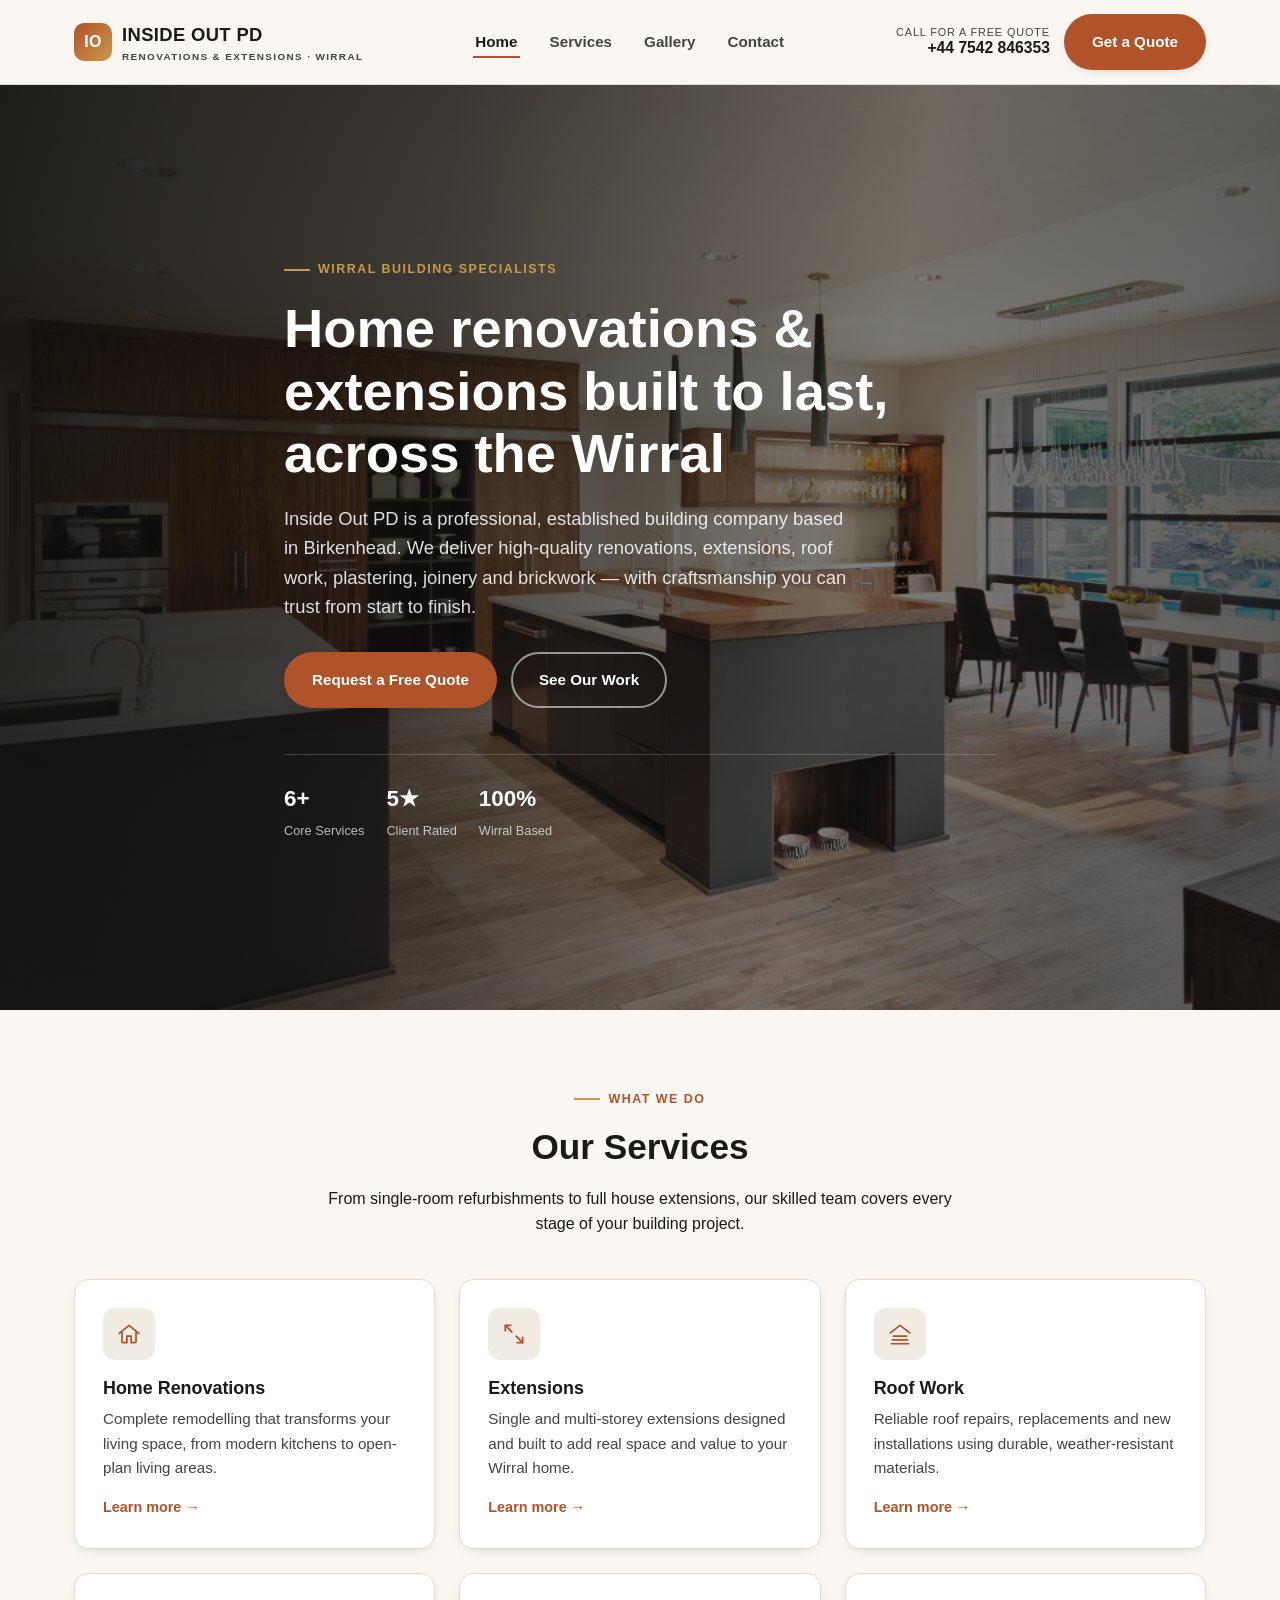
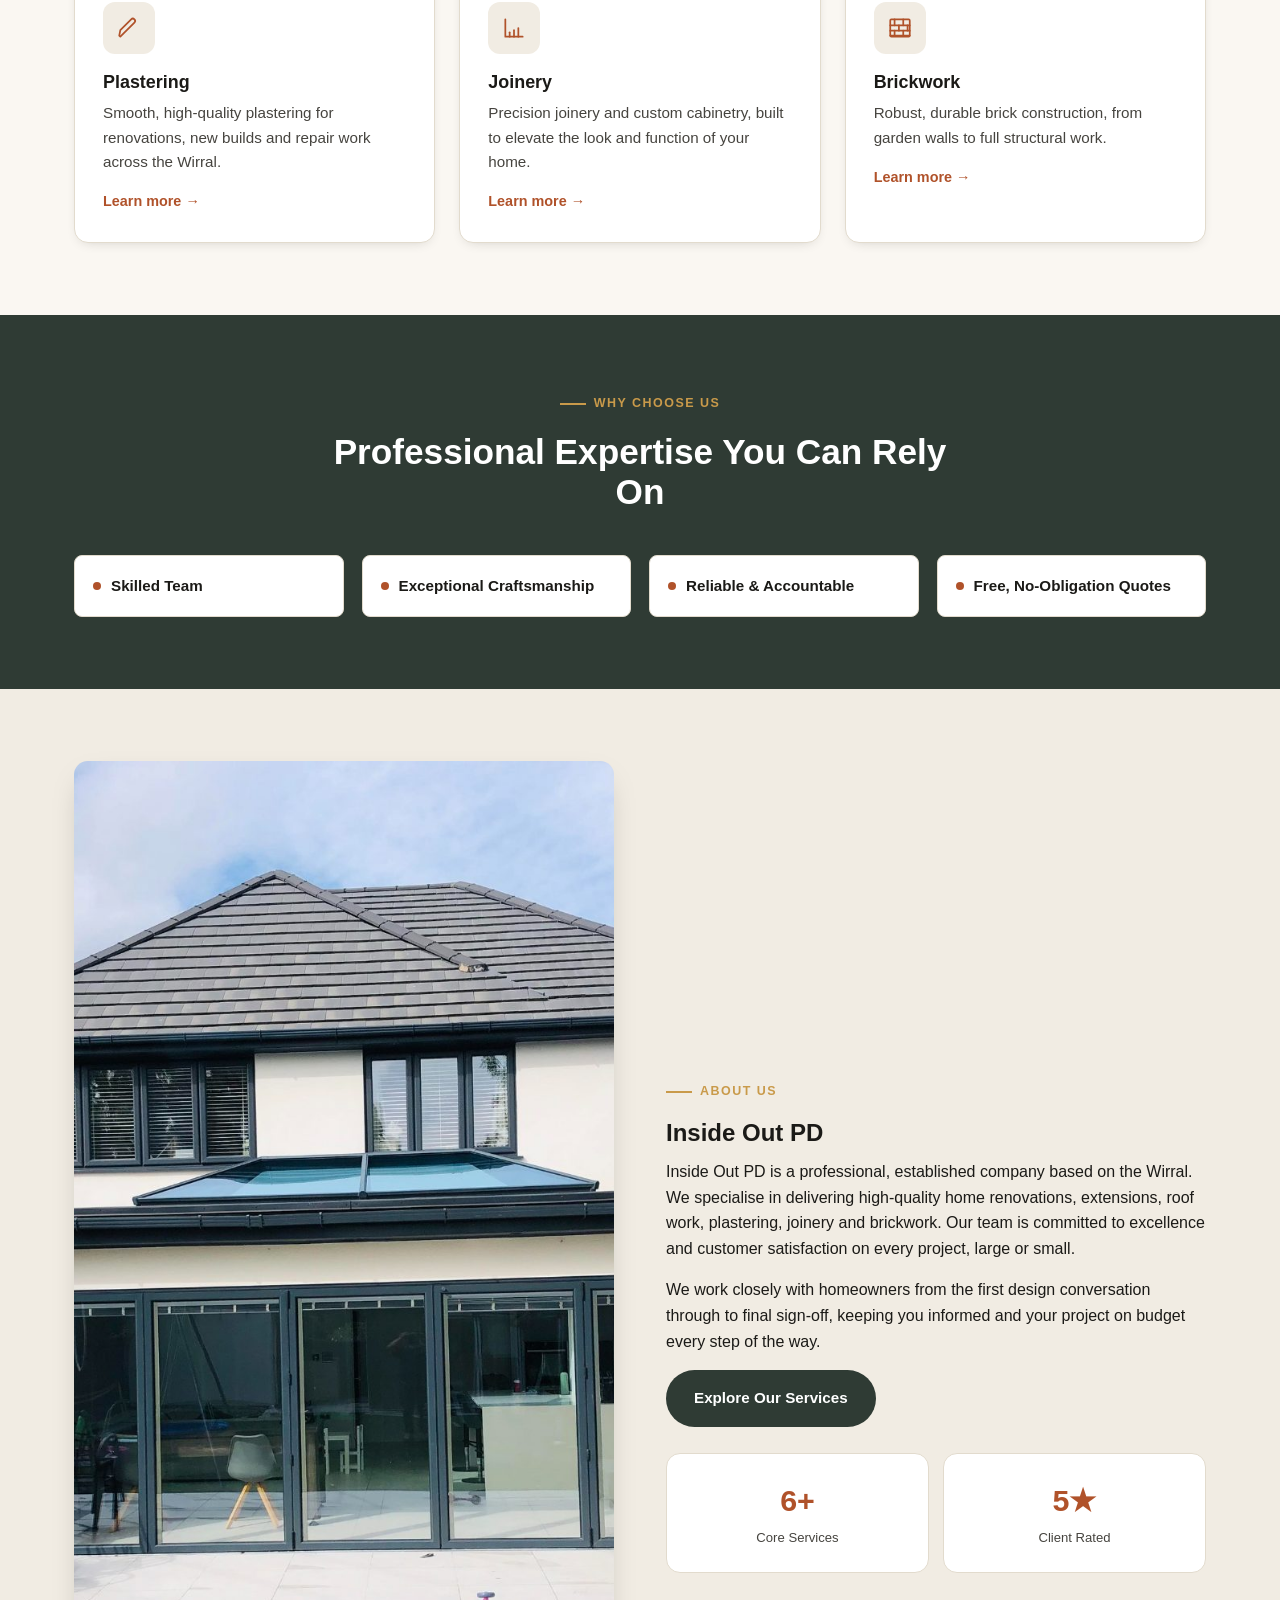
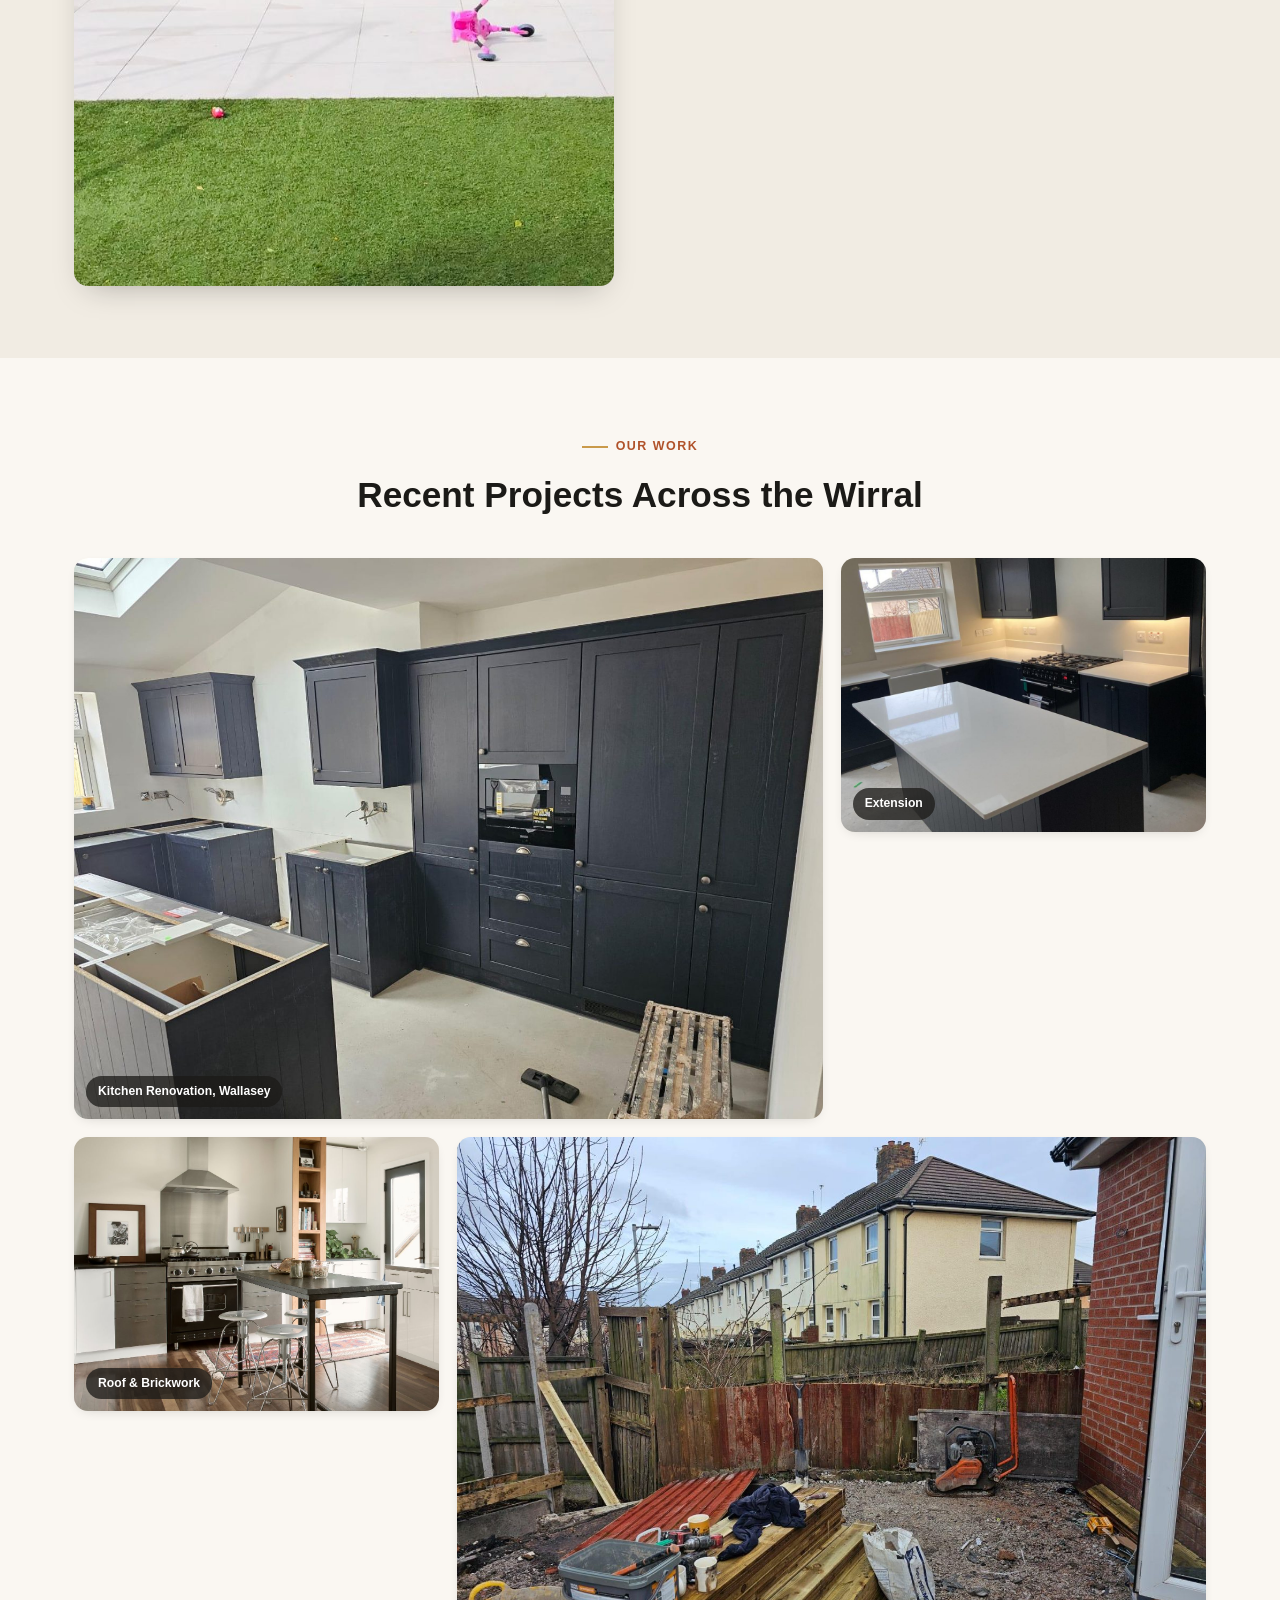
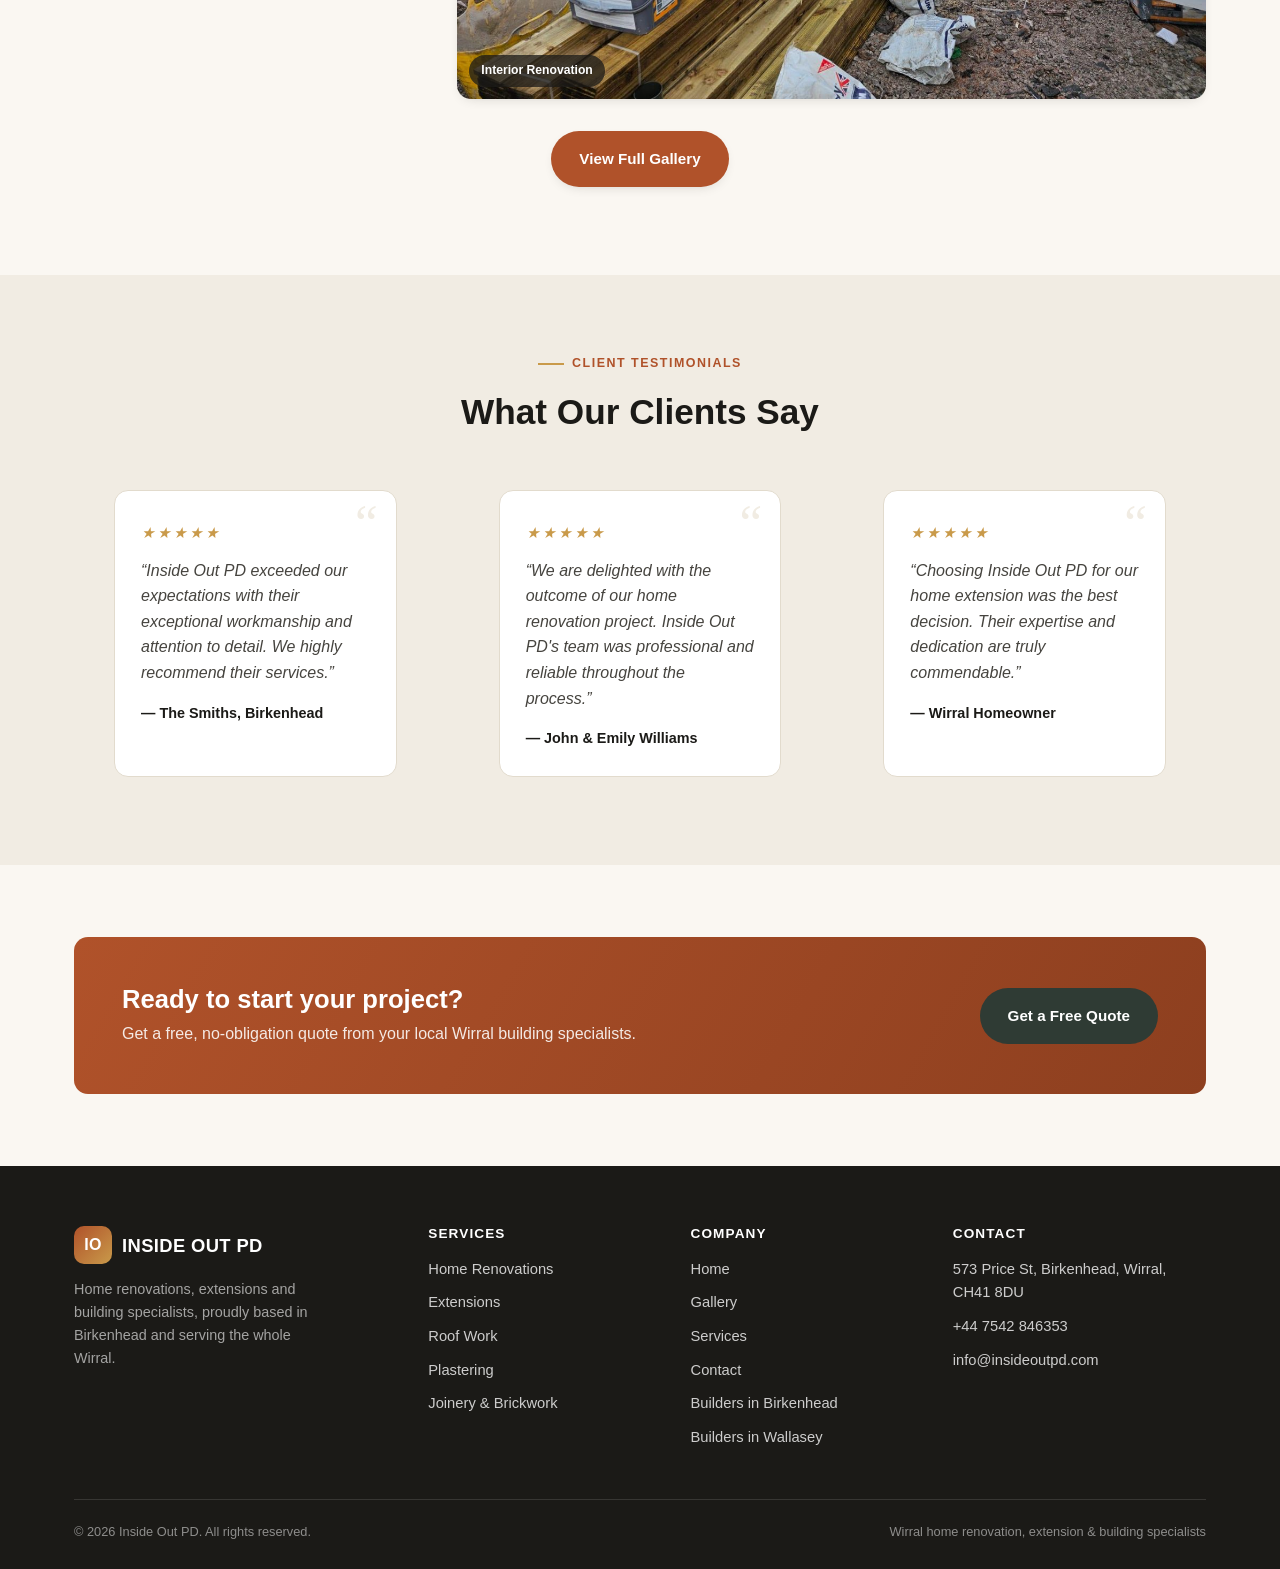
<file: index.html>
<!doctype html>
<html lang="en-GB">
<head>
<meta charset="UTF-8">
<meta name="viewport" content="width=device-width, initial-scale=1">
<title>Inside Out PD | Home Renovations &amp; Extensions, Wirral</title>
<meta name="description" content="Inside Out PD is a trusted Wirral building firm delivering home renovations, extensions, roofing, plastering, joinery &amp; brickwork in Birkenhead, Wallasey &amp; across the Wirral. Get a free quote.">
<link rel="canonical" href="https://www.insideoutpd.com/">
<meta name="robots" content="index, follow, max-image-preview:large">
<meta name="theme-color" content="#1b1a17">
<link rel="icon" href="/favicon.ico" sizes="any">

<!-- Open Graph / Social -->
<meta property="og:type" content="website">
<meta property="og:site_name" content="Inside Out PD">
<meta property="og:title" content="Inside Out PD | Home Renovations & Extensions, Wirral">
<meta property="og:description" content="Trusted Wirral builders for renovations, extensions, roofing, plastering, joinery &amp; brickwork. Skilled team, exceptional craftsmanship, reliable service.">
<meta property="og:url" content="https://www.insideoutpd.com/">
<meta property="og:image" content="https://www.insideoutpd.com/images/hero.jpg">
<meta property="og:locale" content="en_GB">
<meta name="twitter:card" content="summary_large_image">
<meta name="twitter:title" content="Inside Out PD | Home Renovations & Extensions, Wirral">
<meta name="twitter:description" content="Trusted Wirral builders for renovations, extensions, roofing, plastering, joinery &amp; brickwork.">
<meta name="twitter:image" content="https://www.insideoutpd.com/images/hero.jpg">

<!-- Local / geo signals -->
<meta name="geo.region" content="GB-WRL">
<meta name="geo.placename" content="Birkenhead, Wirral">
<meta name="geo.position" content="53.3928;-3.0181">
<meta name="ICBM" content="53.3928, -3.0181">

<link rel="stylesheet" href="/css/style.css">

<!-- LocalBusiness structured data -->
<script type="application/ld+json">
{
  "@context": "https://schema.org",
  "@type": "GeneralContractor",
  "@id": "https://www.insideoutpd.com/#business",
  "name": "Inside Out PD",
  "alternateName": "INSIDE OUT PD",
  "description": "Inside Out PD is an established Wirral-based building company specialising in home renovations, extensions, roof work, plastering, joinery and brickwork.",
  "url": "https://www.insideoutpd.com/",
  "telephone": "+447542846353",
  "email": "info@insideoutpd.com",
  "image": "https://www.insideoutpd.com/images/hero.jpg",
  "logo": "https://www.insideoutpd.com/images/hero.jpg",
  "priceRange": "££",
  "address": {
    "@type": "PostalAddress",
    "streetAddress": "573 Price St",
    "addressLocality": "Birkenhead",
    "addressRegion": "Wirral",
    "postalCode": "CH41 8DU",
    "addressCountry": "GB"
  },
  "geo": {
    "@type": "GeoCoordinates",
    "latitude": 53.3928,
    "longitude": -3.0181
  },
  "areaServed": [
    { "@type": "City", "name": "Birkenhead" },
    { "@type": "City", "name": "Wallasey" },
    { "@type": "City", "name": "Bebington" },
    { "@type": "City", "name": "Bromborough" },
    { "@type": "City", "name": "Heswall" },
    { "@type": "City", "name": "West Kirby" },
    { "@type": "City", "name": "Hoylake" },
    { "@type": "City", "name": "Prenton" },
    { "@type": "City", "name": "Oxton" },
    { "@type": "City", "name": "New Brighton" },
    { "@type": "AdministrativeArea", "name": "Wirral" }
  ],
  "openingHoursSpecification": [
    { "@type": "OpeningHoursSpecification", "dayOfWeek": ["Monday","Tuesday","Wednesday","Thursday","Friday"], "opens": "08:00", "closes": "18:00" },
    { "@type": "OpeningHoursSpecification", "dayOfWeek": "Saturday", "opens": "09:00", "closes": "14:00" }
  ],
  "sameAs": [],
  "hasOfferCatalog": {
    "@type": "OfferCatalog",
    "name": "Building services",
    "itemListElement": [
      { "@type": "Offer", "itemOffered": { "@type": "Service", "name": "Home Renovations" } },
      { "@type": "Offer", "itemOffered": { "@type": "Service", "name": "House Extensions" } },
      { "@type": "Offer", "itemOffered": { "@type": "Service", "name": "Roof Work" } },
      { "@type": "Offer", "itemOffered": { "@type": "Service", "name": "Plastering" } },
      { "@type": "Offer", "itemOffered": { "@type": "Service", "name": "Joinery" } },
      { "@type": "Offer", "itemOffered": { "@type": "Service", "name": "Brickwork" } }
    ]
  }
}
</script>

<!-- FAQ structured data (also boosts AI answer-engine / voice search visibility) -->
<script type="application/ld+json">
{
  "@context": "https://schema.org",
  "@type": "FAQPage",
  "mainEntity": [
    {
      "@type": "Question",
      "name": "What areas of the Wirral does Inside Out PD cover?",
      "acceptedAnswer": { "@type": "Answer", "text": "Inside Out PD is based in Birkenhead and works right across the Wirral peninsula, including Wallasey, Bebington, Bromborough, Heswall, West Kirby, Hoylake, Prenton, Oxton and New Brighton." }
    },
    {
      "@type": "Question",
      "name": "What building services does Inside Out PD offer?",
      "acceptedAnswer": { "@type": "Answer", "text": "We handle full home renovations, house extensions, roof work (repairs, replacements and new installations), plastering, joinery and brickwork, from first design consultation through to completion." }
    },
    {
      "@type": "Question",
      "name": "Is Inside Out PD experienced with house extensions in Wirral?",
      "acceptedAnswer": { "@type": "Answer", "text": "Yes. House extensions are one of our core specialisms, covering everything from single-storey kitchen extensions to full multi-room additions, managed from planning through to snagging." }
    },
    {
      "@type": "Question",
      "name": "How do I get a quote from Inside Out PD?",
      "acceptedAnswer": { "@type": "Answer", "text": "Call +44 7542 846353, email info@insideoutpd.com, or fill in the contact form on this website with details of your project and we'll get back to you to arrange a free, no-obligation consultation." }
    }
  ]
}
</script>
</head>
<body>
<a class="skip-link" href="#main">Skip to main content</a>

<header class="site-header">
  <div class="wrap">
    <a class="brand" href="/">
      <span class="brand-mark">IO</span>
      <span>INSIDE OUT PD<small>Renovations &amp; Extensions · Wirral</small></span>
    </a>
    <nav class="primary-nav" id="primary-nav" aria-label="Primary">
      <ul>
        <li><a href="/" aria-current="page">Home</a></li>
        <li><a href="/services.html">Services</a></li>
        <li><a href="/gallery.html">Gallery</a></li>
        <li><a href="/contact.html">Contact</a></li>
      </ul>
    </nav>
    <div class="header-cta">
      <a class="header-phone" href="tel:+447542846353">
        <small>Call for a free quote</small>
        <strong>+44 7542 846353</strong>
      </a>
      <a class="btn btn-primary" href="/contact.html">Get a Quote</a>
      <button class="nav-toggle" aria-label="Toggle menu" aria-expanded="false" aria-controls="primary-nav"><span></span></button>
    </div>
  </div>
</header>

<main id="main">

  <section class="hero">
    <div class="hero-media"><img src="/images/hero.jpg" alt="Recently completed home renovation and extension by Inside Out PD in Wirral" width="2000" height="1224" fetchpriority="high"></div>
    <div class="wrap">
      <p class="eyebrow">Wirral Building Specialists</p>
      <h1>Home renovations &amp; extensions built to last, across the Wirral</h1>
      <p class="lead">Inside Out PD is a professional, established building company based in Birkenhead. We deliver high-quality renovations, extensions, roof work, plastering, joinery and brickwork — with craftsmanship you can trust from start to finish.</p>
      <div class="hero-actions">
        <a class="btn btn-primary" href="/contact.html">Request a Free Quote</a>
        <a class="btn btn-outline" href="/gallery.html">See Our Work</a>
      </div>
      <div class="hero-trust">
        <div><strong data-count-to="6" data-count-suffix="+">6+</strong><span>Core Services</span></div>
        <div><strong data-count-to="5" data-count-suffix="★">5★</strong><span>Client Rated</span></div>
        <div><strong data-count-to="100" data-count-suffix="%">100%</strong><span>Wirral Based</span></div>
      </div>
    </div>
  </section>

  <section aria-labelledby="services-heading">
    <div class="wrap">
      <div class="section-head center" data-reveal>
        <p class="eyebrow">What We Do</p>
        <h2 id="services-heading">Our Services</h2>
        <p>From single-room refurbishments to full house extensions, our skilled team covers every stage of your building project.</p>
      </div>
      <div class="grid grid-3">
        <article class="card service-card" data-reveal>
          <div class="icon"><svg viewBox="0 0 24 24" fill="none" stroke="currentColor" stroke-width="1.6" stroke-linecap="round" stroke-linejoin="round" aria-hidden="true"><path d="M3 11.5 12 4l9 7.5"/><path d="M5.5 10v9a1 1 0 0 0 1 1H10v-6h4v6h3.5a1 1 0 0 0 1-1v-9"/></svg></div>
          <h3>Home Renovations</h3>
          <p>Complete remodelling that transforms your living space, from modern kitchens to open-plan living areas.</p>
          <a href="/services.html#renovations">Learn more <span class="arrow">→</span></a>
        </article>
        <article class="card service-card" data-reveal>
          <div class="icon"><svg viewBox="0 0 24 24" fill="none" stroke="currentColor" stroke-width="1.6" stroke-linecap="round" stroke-linejoin="round" aria-hidden="true"><path d="M9 4H4v5"/><path d="M4 4l6 6"/><path d="M15 20h5v-5"/><path d="M20 20l-6-6"/></svg></div>
          <h3>Extensions</h3>
          <p>Single and multi-storey extensions designed and built to add real space and value to your Wirral home.</p>
          <a href="/services.html#extensions">Learn more <span class="arrow">→</span></a>
        </article>
        <article class="card service-card" data-reveal>
          <div class="icon"><svg viewBox="0 0 24 24" fill="none" stroke="currentColor" stroke-width="1.6" stroke-linecap="round" stroke-linejoin="round" aria-hidden="true"><path d="M3 11 12 4l9 7"/><path d="M6 14h12"/><path d="M5 17.5h14"/><path d="M4 21h16"/></svg></div>
          <h3>Roof Work</h3>
          <p>Reliable roof repairs, replacements and new installations using durable, weather-resistant materials.</p>
          <a href="/services.html#roofing">Learn more <span class="arrow">→</span></a>
        </article>
        <article class="card service-card" data-reveal>
          <div class="icon"><svg viewBox="0 0 24 24" fill="none" stroke="currentColor" stroke-width="1.6" stroke-linecap="round" stroke-linejoin="round" aria-hidden="true"><path d="M4 20l3-3 10-10a2 2 0 1 0-3-3L4 14l-1 5 1 1z"/></svg></div>
          <h3>Plastering</h3>
          <p>Smooth, high-quality plastering for renovations, new builds and repair work across the Wirral.</p>
          <a href="/services.html#plastering">Learn more <span class="arrow">→</span></a>
        </article>
        <article class="card service-card" data-reveal>
          <div class="icon"><svg viewBox="0 0 24 24" fill="none" stroke="currentColor" stroke-width="1.6" stroke-linecap="round" stroke-linejoin="round" aria-hidden="true"><path d="M4 4v16h16"/><path d="M8 20v-4"/><path d="M12 20v-6"/><path d="M16 20v-8"/></svg></div>
          <h3>Joinery</h3>
          <p>Precision joinery and custom cabinetry, built to elevate the look and function of your home.</p>
          <a href="/services.html#joinery">Learn more <span class="arrow">→</span></a>
        </article>
        <article class="card service-card" data-reveal>
          <div class="icon"><svg viewBox="0 0 24 24" fill="none" stroke="currentColor" stroke-width="1.6" stroke-linecap="round" stroke-linejoin="round" aria-hidden="true"><rect x="3" y="4" width="18" height="16" rx="1"/><path d="M3 9.5h18M3 14.5h18M3 19h18"/><path d="M7 4v5.5M15 4v5.5M11 9.5v5M19 9.5v5M7 14.5v5M15 14.5v5"/></svg></div>
          <h3>Brickwork</h3>
          <p>Robust, durable brick construction, from garden walls to full structural work.</p>
          <a href="/services.html#brickwork">Learn more <span class="arrow">→</span></a>
        </article>
      </div>
    </div>
  </section>

  <section class="section-dark" aria-labelledby="expertise-heading">
    <div class="wrap">
      <div class="section-head center" data-reveal>
        <p class="eyebrow">Why Choose Us</p>
        <h2 id="expertise-heading">Professional Expertise You Can Rely On</h2>
      </div>
      <ul class="value-list">
        <li>Skilled Team</li>
        <li>Exceptional Craftsmanship</li>
        <li>Reliable &amp; Accountable</li>
        <li>Free, No-Obligation Quotes</li>
      </ul>
    </div>
  </section>

  <section class="section-alt" aria-labelledby="about-heading">
    <div class="wrap about-grid">
      <div class="about-media" data-reveal>
        <img src="/images/about.jpg" alt="Inside Out PD tradesperson completing renovation work on a Wirral property" width="900" height="1125" loading="lazy">
      </div>
      <div data-reveal>
        <p class="eyebrow">About Us</p>
        <h2 id="about-heading">Inside Out PD</h2>
        <p>Inside Out PD is a professional, established company based on the Wirral. We specialise in delivering high-quality home renovations, extensions, roof work, plastering, joinery and brickwork. Our team is committed to excellence and customer satisfaction on every project, large or small.</p>
        <p>We work closely with homeowners from the first design conversation through to final sign-off, keeping you informed and your project on budget every step of the way.</p>
        <a class="btn btn-dark" href="/services.html">Explore Our Services</a>
        <div class="about-stats">
          <div class="stat" data-reveal><strong data-count-to="6" data-count-suffix="+">6+</strong><span>Core Services</span></div>
          <div class="stat" data-reveal><strong data-count-to="5" data-count-suffix="★">5★</strong><span>Client Rated</span></div>
        </div>
      </div>
    </div>
  </section>

  <section aria-labelledby="work-heading">
    <div class="wrap">
      <div class="section-head center" data-reveal>
        <p class="eyebrow">Our Work</p>
        <h2 id="work-heading">Recent Projects Across the Wirral</h2>
      </div>
      <div class="gallery-grid">
        <div class="gallery-item wide" data-reveal><img src="/images/work-1.jpg" alt="Kitchen renovation project completed by Inside Out PD in Wallasey" loading="lazy"><span class="tag">Kitchen Renovation, Wallasey</span></div>
        <div class="gallery-item" data-reveal><img src="/images/work-2.jpg" alt="House extension build by Inside Out PD on the Wirral" loading="lazy"><span class="tag">Extension</span></div>
        <div class="gallery-item" data-reveal><img src="/images/work-4.jpg" alt="Roofing and brickwork project by Inside Out PD" loading="lazy"><span class="tag">Roof &amp; Brickwork</span></div>
        <div class="gallery-item wide" data-reveal><img src="/images/work-5.jpg" alt="Plastering and interior finish by Inside Out PD" loading="lazy"><span class="tag">Interior Renovation</span></div>
      </div>
      <p style="text-align:center; margin-top:32px;"><a class="btn btn-primary" href="/gallery.html">View Full Gallery</a></p>
    </div>
  </section>

  <section class="section-alt" aria-labelledby="testimonials-heading">
    <div class="wrap">
      <div class="section-head center" data-reveal>
        <p class="eyebrow">Client Testimonials</p>
        <h2 id="testimonials-heading">What Our Clients Say</h2>
      </div>
      <div class="testimonial-grid">
        <blockquote class="testimonial-card" data-reveal>
          <p class="stars" aria-hidden="true">★★★★★</p>
          <p>“Inside Out PD exceeded our expectations with their exceptional workmanship and attention to detail. We highly recommend their services.”</p>
          <footer>— The Smiths, Birkenhead</footer>
        </blockquote>
        <blockquote class="testimonial-card" data-reveal>
          <p class="stars" aria-hidden="true">★★★★★</p>
          <p>“We are delighted with the outcome of our home renovation project. Inside Out PD's team was professional and reliable throughout the process.”</p>
          <footer>— John &amp; Emily Williams</footer>
        </blockquote>
        <blockquote class="testimonial-card" data-reveal>
          <p class="stars" aria-hidden="true">★★★★★</p>
          <p>“Choosing Inside Out PD for our home extension was the best decision. Their expertise and dedication are truly commendable.”</p>
          <footer>— Wirral Homeowner</footer>
        </blockquote>
      </div>
    </div>
  </section>

  <section aria-labelledby="cta-heading">
    <div class="wrap">
      <div class="cta-band">
        <div>
          <h2 id="cta-heading">Ready to start your project?</h2>
          <p>Get a free, no-obligation quote from your local Wirral building specialists.</p>
        </div>
        <a class="btn btn-dark" href="/contact.html">Get a Free Quote</a>
      </div>
    </div>
  </section>

</main>

<footer class="site-footer" id="contact">
  <div class="wrap">
    <div class="footer-grid">
      <div class="footer-brand">
        <a class="brand" href="/" style="color:#fff; margin-bottom:14px;">
          <span class="brand-mark">IO</span>
          <span>INSIDE OUT PD</span>
        </a>
        <p>Home renovations, extensions and building specialists, proudly based in Birkenhead and serving the whole Wirral.</p>
      </div>
      <div>
        <h4>Services</h4>
        <ul>
          <li><a href="/services.html#renovations">Home Renovations</a></li>
          <li><a href="/services.html#extensions">Extensions</a></li>
          <li><a href="/services.html#roofing">Roof Work</a></li>
          <li><a href="/services.html#plastering">Plastering</a></li>
          <li><a href="/services.html#joinery">Joinery &amp; Brickwork</a></li>
        </ul>
      </div>
      <div>
        <h4>Company</h4>
        <ul>
          <li><a href="/">Home</a></li>
          <li><a href="/gallery.html">Gallery</a></li>
          <li><a href="/services.html">Services</a></li>
          <li><a href="/contact.html">Contact</a></li>
          <li><a href="/birkenhead-builders.html">Builders in Birkenhead</a></li>
          <li><a href="/wallasey-builders.html">Builders in Wallasey</a></li>
        </ul>
      </div>
      <div>
        <h4>Contact</h4>
        <address style="font-style:normal;">
          <ul>
            <li>573 Price St, Birkenhead, Wirral, CH41 8DU</li>
            <li><a href="tel:+447542846353">+44 7542 846353</a></li>
            <li><a href="mailto:info@insideoutpd.com">info@insideoutpd.com</a></li>
          </ul>
        </address>
      </div>
    </div>
    <div class="footer-bottom">
      <span>© <span id="year">2026</span> Inside Out PD. All rights reserved.</span>
      <span>Wirral home renovation, extension &amp; building specialists</span>
    </div>
  </div>
</footer>

<script src="/js/main.js"></script>
</body>
</html>
</file>
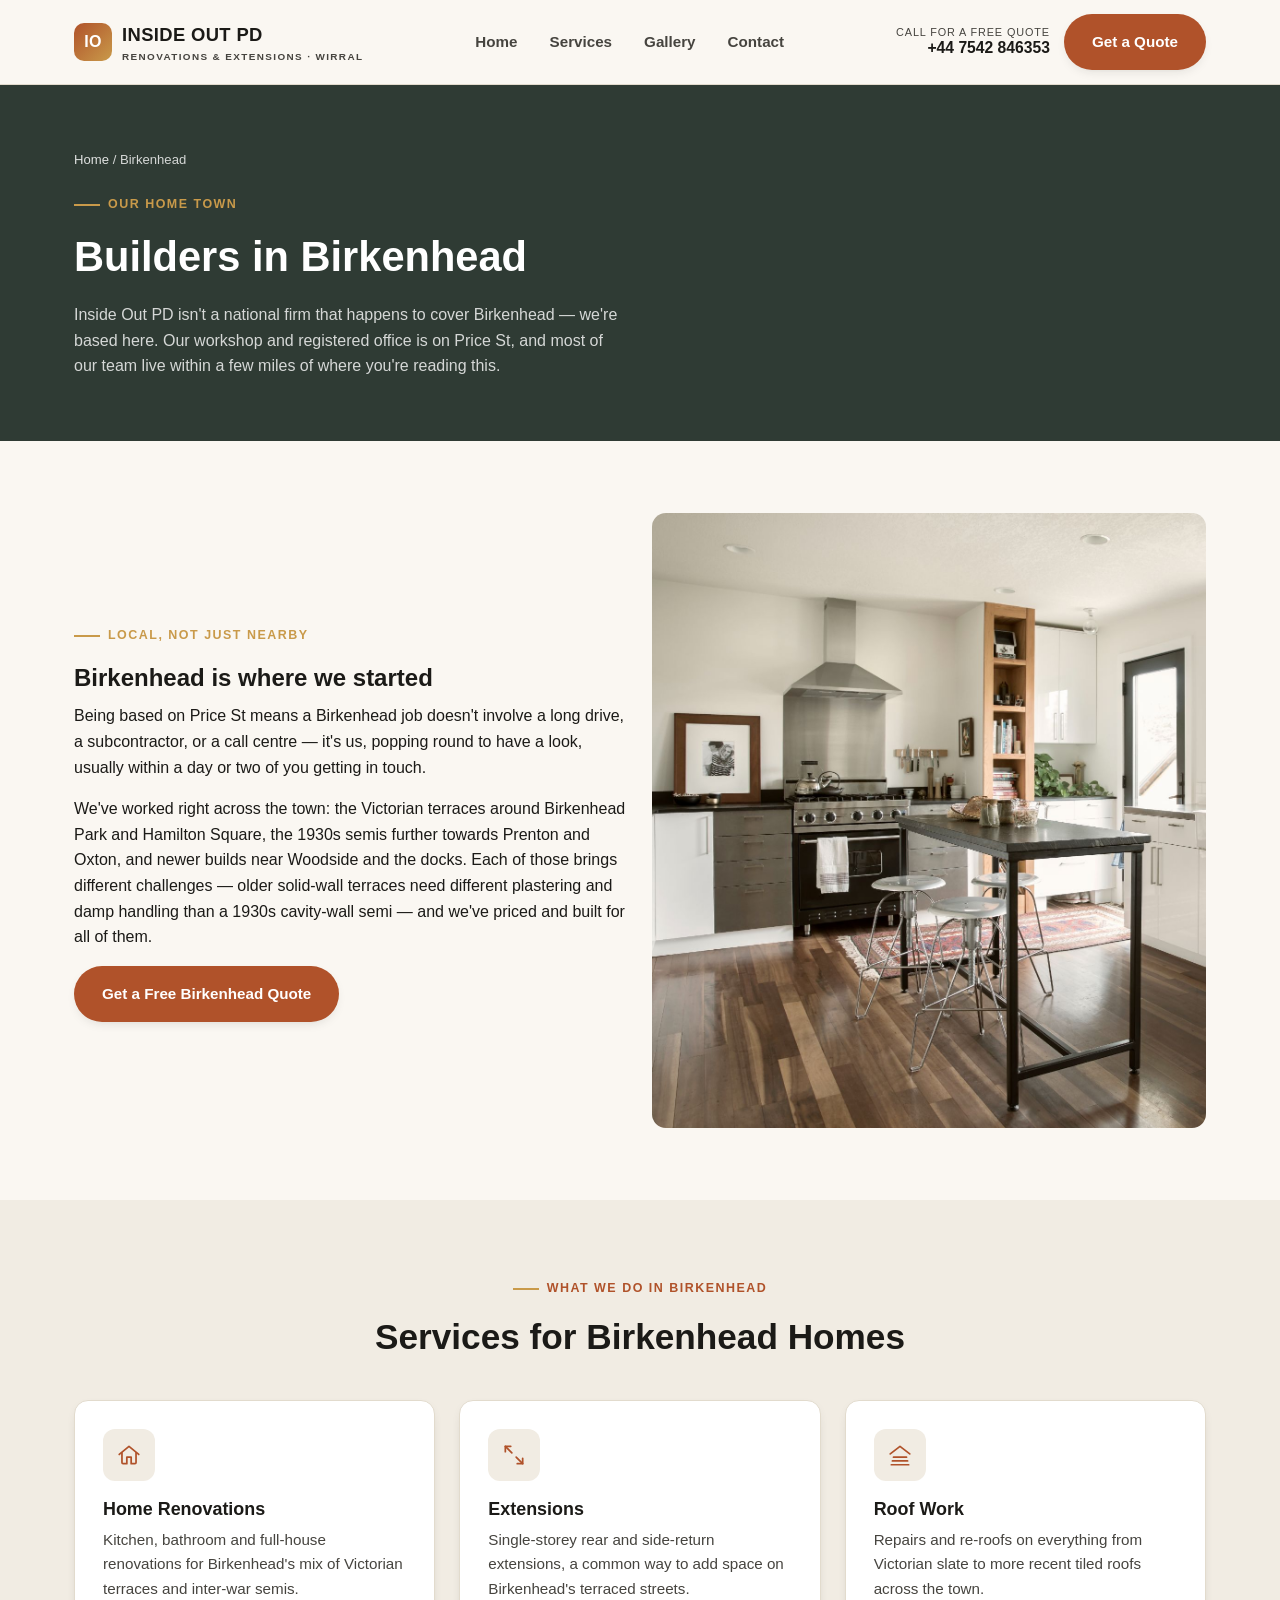
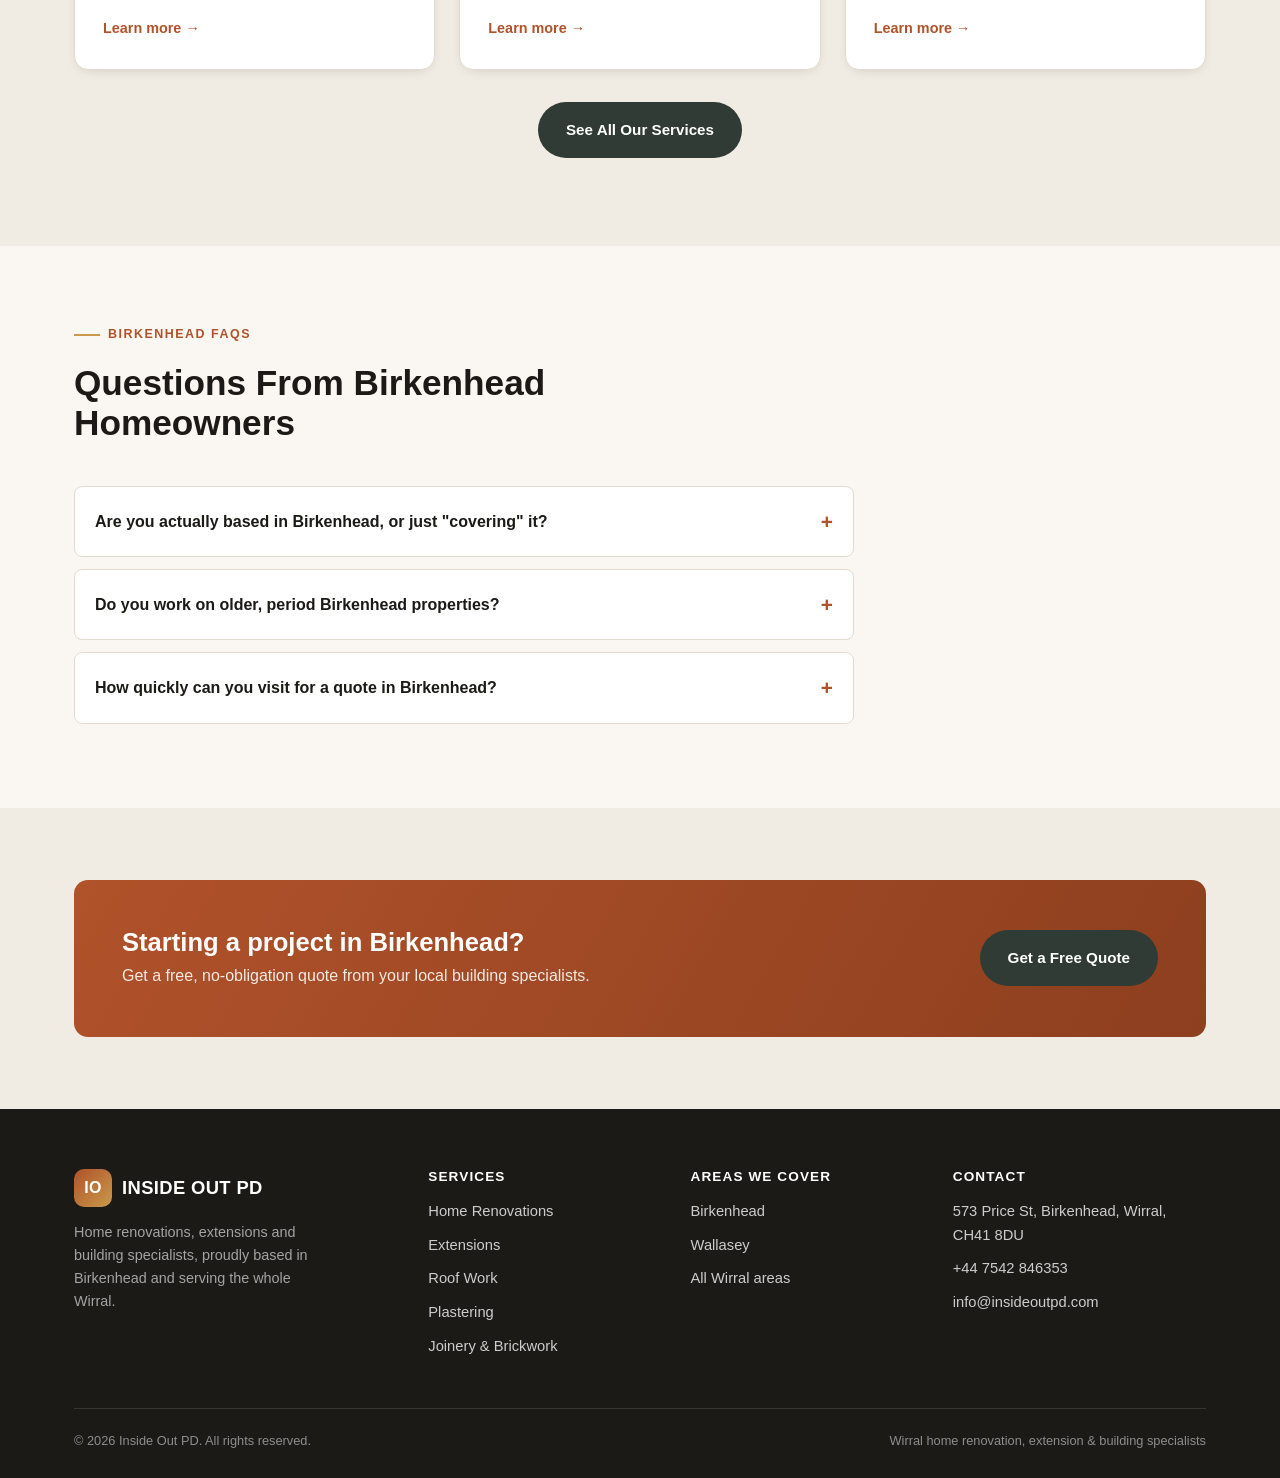
<file: birkenhead-builders.html>
<!doctype html>
<html lang="en-GB">
<head>
<meta charset="UTF-8">
<meta name="viewport" content="width=device-width, initial-scale=1">
<title>Builders in Birkenhead | Renovations &amp; Extensions | Inside Out PD</title>
<meta name="description" content="Local Birkenhead builders. Inside Out PD is based on Price St, Birkenhead, offering home renovations, extensions, roofing, plastering, joinery &amp; brickwork to Birkenhead homes. Free quotes.">
<link rel="canonical" href="https://www.insideoutpd.com/birkenhead-builders.html">
<meta name="robots" content="index, follow, max-image-preview:large">
<meta name="theme-color" content="#1b1a17">
<link rel="icon" href="/favicon.ico" sizes="any">

<meta property="og:type" content="website">
<meta property="og:site_name" content="Inside Out PD">
<meta property="og:title" content="Builders in Birkenhead | Inside Out PD">
<meta property="og:description" content="Home-town builders based on Price St, Birkenhead. Renovations, extensions, roofing, plastering, joinery &amp; brickwork.">
<meta property="og:url" content="https://www.insideoutpd.com/birkenhead-builders.html">
<meta property="og:image" content="https://www.insideoutpd.com/images/hero.jpg">
<meta property="og:locale" content="en_GB">
<meta name="twitter:card" content="summary_large_image">

<meta name="geo.region" content="GB-WRL">
<meta name="geo.placename" content="Birkenhead, Wirral">
<meta name="geo.position" content="53.3928;-3.0181">
<meta name="ICBM" content="53.3928, -3.0181">

<link rel="stylesheet" href="/css/style.css">

<script type="application/ld+json">
{
  "@context": "https://schema.org",
  "@type": "BreadcrumbList",
  "itemListElement": [
    { "@type": "ListItem", "position": 1, "name": "Home", "item": "https://www.insideoutpd.com/" },
    { "@type": "ListItem", "position": 2, "name": "Birkenhead", "item": "https://www.insideoutpd.com/birkenhead-builders.html" }
  ]
}
</script>
<script type="application/ld+json">
{
  "@context": "https://schema.org",
  "@type": "Service",
  "serviceType": "Home renovation, extension and building services",
  "provider": { "@id": "https://www.insideoutpd.com/#business" },
  "areaServed": { "@type": "City", "name": "Birkenhead", "sameAs": "https://en.wikipedia.org/wiki/Birkenhead" },
  "url": "https://www.insideoutpd.com/birkenhead-builders.html"
}
</script>
<script type="application/ld+json">
{
  "@context": "https://schema.org",
  "@type": "FAQPage",
  "mainEntity": [
    {
      "@type": "Question",
      "name": "Are Inside Out PD actually based in Birkenhead?",
      "acceptedAnswer": { "@type": "Answer", "text": "Yes — our registered office and base of operations is 573 Price St, Birkenhead, CH41 8DU. We're not a national firm subcontracting locally; Birkenhead is our home patch." }
    },
    {
      "@type": "Question",
      "name": "What areas of Birkenhead do you cover?",
      "acceptedAnswer": { "@type": "Answer", "text": "All of it — from the Victorian terraces around Birkenhead Park and Hamilton Square to the 1930s semis further out towards Prenton and Oxton, and the newer housing near the docks and Woodside." }
    },
    {
      "@type": "Question",
      "name": "Can you deal with older Birkenhead properties and period features?",
      "acceptedAnswer": { "@type": "Answer", "text": "Yes. A lot of our Birkenhead work is on Victorian and Edwardian terraces, which often need extra care around damp, uneven walls and period detailing — our plastering, joinery and brickwork services are all suited to that kind of property." }
    }
  ]
}
</script>
</head>
<body>
<a class="skip-link" href="#main">Skip to main content</a>

<header class="site-header">
  <div class="wrap">
    <a class="brand" href="/">
      <span class="brand-mark">IO</span>
      <span>INSIDE OUT PD<small>Renovations &amp; Extensions · Wirral</small></span>
    </a>
    <nav class="primary-nav" id="primary-nav" aria-label="Primary">
      <ul>
        <li><a href="/">Home</a></li>
        <li><a href="/services.html">Services</a></li>
        <li><a href="/gallery.html">Gallery</a></li>
        <li><a href="/contact.html">Contact</a></li>
      </ul>
    </nav>
    <div class="header-cta">
      <a class="header-phone" href="tel:+447542846353">
        <small>Call for a free quote</small>
        <strong>+44 7542 846353</strong>
      </a>
      <a class="btn btn-primary" href="/contact.html">Get a Quote</a>
      <button class="nav-toggle" aria-label="Toggle menu" aria-expanded="false" aria-controls="primary-nav"><span></span></button>
    </div>
  </div>
</header>

<main id="main">

  <div class="page-header">
    <div class="wrap">
      <p class="breadcrumbs"><a href="/">Home</a> / Birkenhead</p>
      <p class="eyebrow">Our Home Town</p>
      <h1>Builders in Birkenhead</h1>
      <p>Inside Out PD isn't a national firm that happens to cover Birkenhead — we're based here. Our workshop and registered office is on Price St, and most of our team live within a few miles of where you're reading this.</p>
    </div>
  </div>

  <section aria-labelledby="local-heading">
    <div class="wrap grid grid-2" style="align-items:center;" data-reveal>
      <div>
        <p class="eyebrow">Local, Not Just Nearby</p>
        <h2 id="local-heading">Birkenhead is where we started</h2>
        <p>Being based on Price St means a Birkenhead job doesn't involve a long drive, a subcontractor, or a call centre — it's us, popping round to have a look, usually within a day or two of you getting in touch.</p>
        <p>We've worked right across the town: the Victorian terraces around Birkenhead Park and Hamilton Square, the 1930s semis further towards Prenton and Oxton, and newer builds near Woodside and the docks. Each of those brings different challenges — older solid-wall terraces need different plastering and damp handling than a 1930s cavity-wall semi — and we've priced and built for all of them.</p>
        <a class="btn btn-primary" href="/contact.html">Get a Free Birkenhead Quote</a>
      </div>
      <img src="/images/work-4.jpg" alt="Roofing and building project completed by Inside Out PD in Birkenhead" loading="lazy" style="border-radius:14px;">
    </div>
  </section>

  <section class="section-alt" aria-labelledby="services-heading">
    <div class="wrap">
      <div class="section-head center" data-reveal>
        <p class="eyebrow">What We Do in Birkenhead</p>
        <h2 id="services-heading">Services for Birkenhead Homes</h2>
      </div>
      <div class="grid grid-3">
        <article class="card service-card" data-reveal>
          <div class="icon"><svg viewBox="0 0 24 24" fill="none" stroke="currentColor" stroke-width="1.6" stroke-linecap="round" stroke-linejoin="round" aria-hidden="true"><path d="M3 11.5 12 4l9 7.5"/><path d="M5.5 10v9a1 1 0 0 0 1 1H10v-6h4v6h3.5a1 1 0 0 0 1-1v-9"/></svg></div>
          <h3>Home Renovations</h3>
          <p>Kitchen, bathroom and full-house renovations for Birkenhead's mix of Victorian terraces and inter-war semis.</p>
          <a href="/services.html#renovations">Learn more <span class="arrow">→</span></a>
        </article>
        <article class="card service-card" data-reveal>
          <div class="icon"><svg viewBox="0 0 24 24" fill="none" stroke="currentColor" stroke-width="1.6" stroke-linecap="round" stroke-linejoin="round" aria-hidden="true"><path d="M9 4H4v5"/><path d="M4 4l6 6"/><path d="M15 20h5v-5"/><path d="M20 20l-6-6"/></svg></div>
          <h3>Extensions</h3>
          <p>Single-storey rear and side-return extensions, a common way to add space on Birkenhead's terraced streets.</p>
          <a href="/services.html#extensions">Learn more <span class="arrow">→</span></a>
        </article>
        <article class="card service-card" data-reveal>
          <div class="icon"><svg viewBox="0 0 24 24" fill="none" stroke="currentColor" stroke-width="1.6" stroke-linecap="round" stroke-linejoin="round" aria-hidden="true"><path d="M3 11 12 4l9 7"/><path d="M6 14h12"/><path d="M5 17.5h14"/><path d="M4 21h16"/></svg></div>
          <h3>Roof Work</h3>
          <p>Repairs and re-roofs on everything from Victorian slate to more recent tiled roofs across the town.</p>
          <a href="/services.html#roofing">Learn more <span class="arrow">→</span></a>
        </article>
      </div>
      <p style="text-align:center; margin-top:32px;"><a class="btn btn-dark" href="/services.html">See All Our Services</a></p>
    </div>
  </section>

  <section aria-labelledby="faq-heading">
    <div class="wrap">
      <div class="section-head" data-reveal>
        <p class="eyebrow">Birkenhead FAQs</p>
        <h2 id="faq-heading">Questions From Birkenhead Homeowners</h2>
      </div>
      <div class="faq-list">
        <details class="faq-item">
          <summary>Are you actually based in Birkenhead, or just "covering" it?</summary>
          <div class="faq-body"><p>We're genuinely based here — 573 Price St, Birkenhead, CH41 8DU is our registered office, not a virtual address. It's where the business started.</p></div>
        </details>
        <details class="faq-item">
          <summary>Do you work on older, period Birkenhead properties?</summary>
          <div class="faq-body"><p>Regularly. Victorian and Edwardian terraces around areas like Hamilton Square and Birkenhead Park often need extra care with damp, uneven solid walls and period detailing — our plastering, joinery and brickwork teams are used to that.</p></div>
        </details>
        <details class="faq-item">
          <summary>How quickly can you visit for a quote in Birkenhead?</summary>
          <div class="faq-body"><p>Usually within a day or two, since we're not travelling far. Call <a href="tel:+447542846353">+44 7542 846353</a> or use the <a href="/contact.html">contact form</a> to arrange a time.</p></div>
        </details>
      </div>
    </div>
  </section>

  <section class="section-alt" aria-labelledby="cta-heading">
    <div class="wrap">
      <div class="cta-band">
        <div>
          <h2 id="cta-heading">Starting a project in Birkenhead?</h2>
          <p>Get a free, no-obligation quote from your local building specialists.</p>
        </div>
        <a class="btn btn-dark" href="/contact.html">Get a Free Quote</a>
      </div>
    </div>
  </section>

</main>

<footer class="site-footer">
  <div class="wrap">
    <div class="footer-grid">
      <div class="footer-brand">
        <a class="brand" href="/" style="color:#fff; margin-bottom:14px;">
          <span class="brand-mark">IO</span>
          <span>INSIDE OUT PD</span>
        </a>
        <p>Home renovations, extensions and building specialists, proudly based in Birkenhead and serving the whole Wirral.</p>
      </div>
      <div>
        <h4>Services</h4>
        <ul>
          <li><a href="/services.html#renovations">Home Renovations</a></li>
          <li><a href="/services.html#extensions">Extensions</a></li>
          <li><a href="/services.html#roofing">Roof Work</a></li>
          <li><a href="/services.html#plastering">Plastering</a></li>
          <li><a href="/services.html#joinery">Joinery &amp; Brickwork</a></li>
        </ul>
      </div>
      <div>
        <h4>Areas We Cover</h4>
        <ul>
          <li><a href="/birkenhead-builders.html" aria-current="page">Birkenhead</a></li>
          <li><a href="/wallasey-builders.html">Wallasey</a></li>
          <li><a href="/">All Wirral areas</a></li>
        </ul>
      </div>
      <div>
        <h4>Contact</h4>
        <address style="font-style:normal;">
          <ul>
            <li>573 Price St, Birkenhead, Wirral, CH41 8DU</li>
            <li><a href="tel:+447542846353">+44 7542 846353</a></li>
            <li><a href="mailto:info@insideoutpd.com">info@insideoutpd.com</a></li>
          </ul>
        </address>
      </div>
    </div>
    <div class="footer-bottom">
      <span>© <span id="year">2026</span> Inside Out PD. All rights reserved.</span>
      <span>Wirral home renovation, extension &amp; building specialists</span>
    </div>
  </div>
</footer>

<script src="/js/main.js"></script>
</body>
</html>
</file>
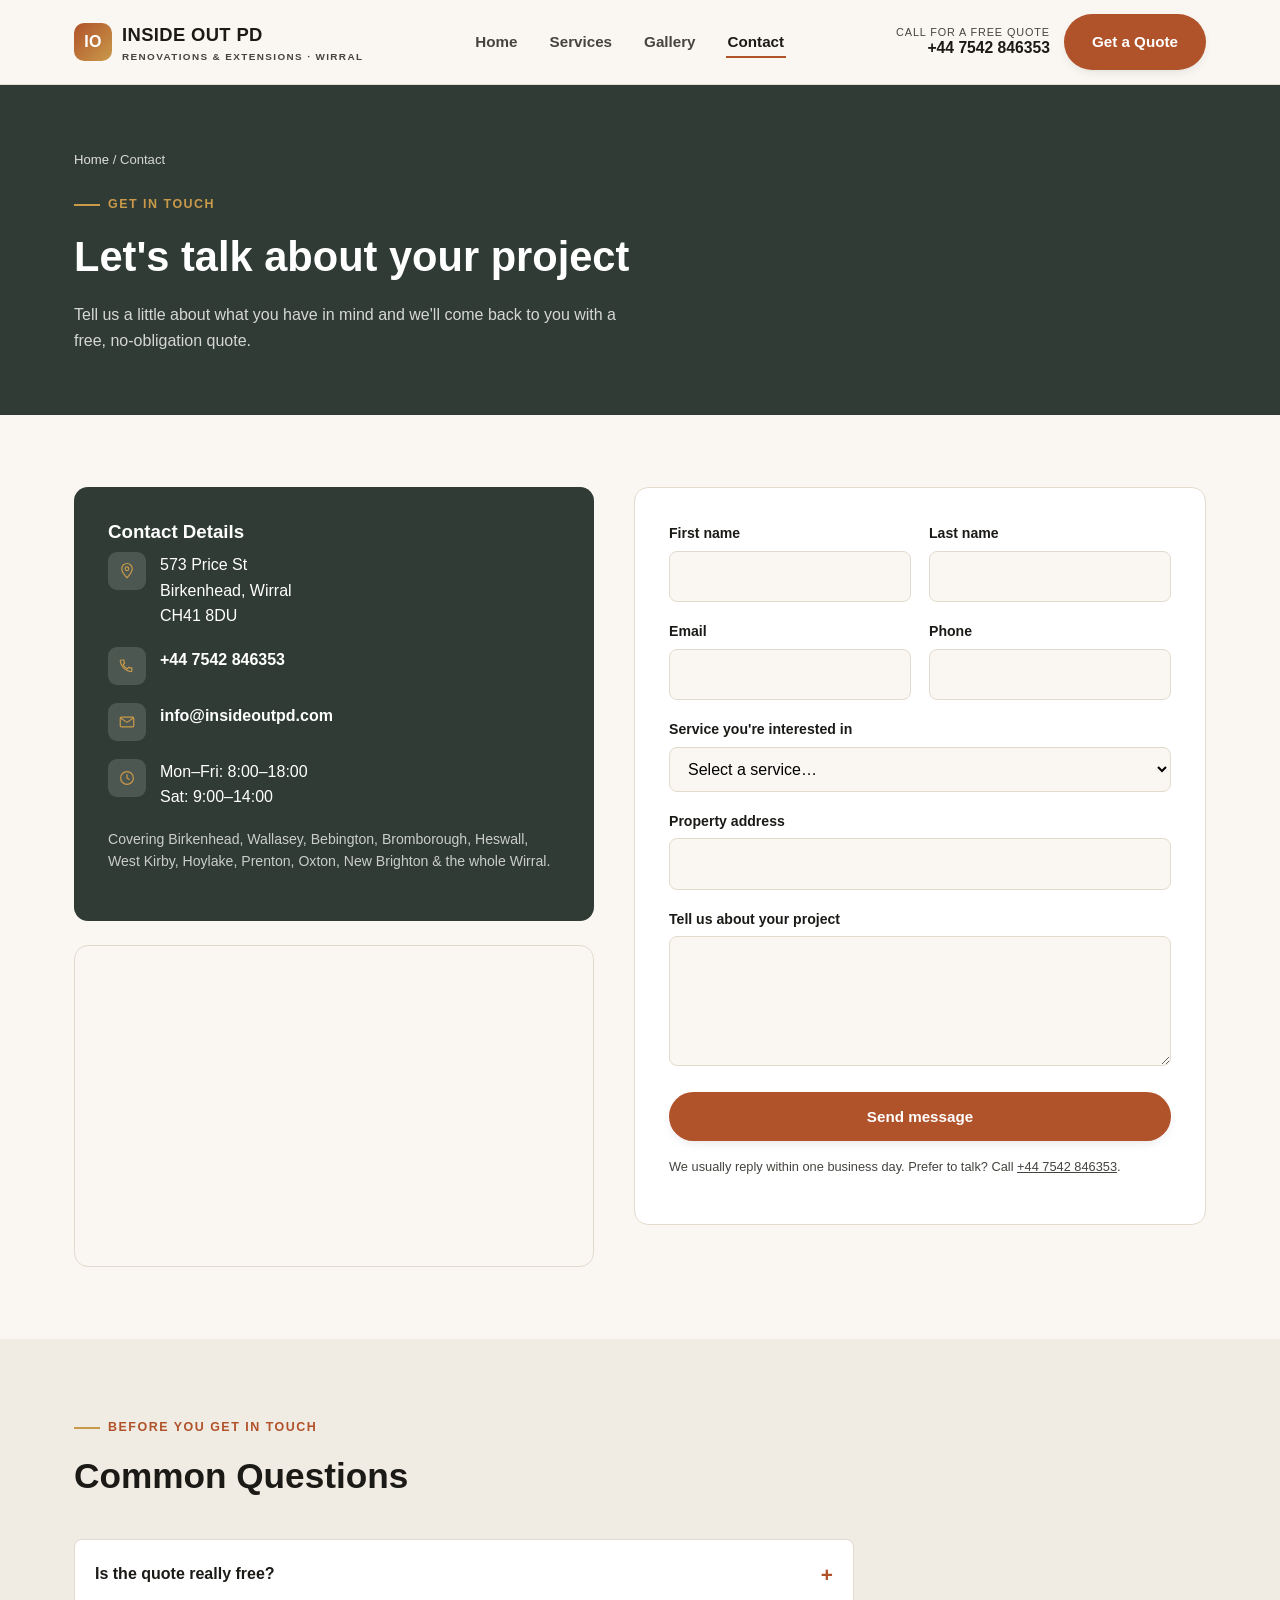
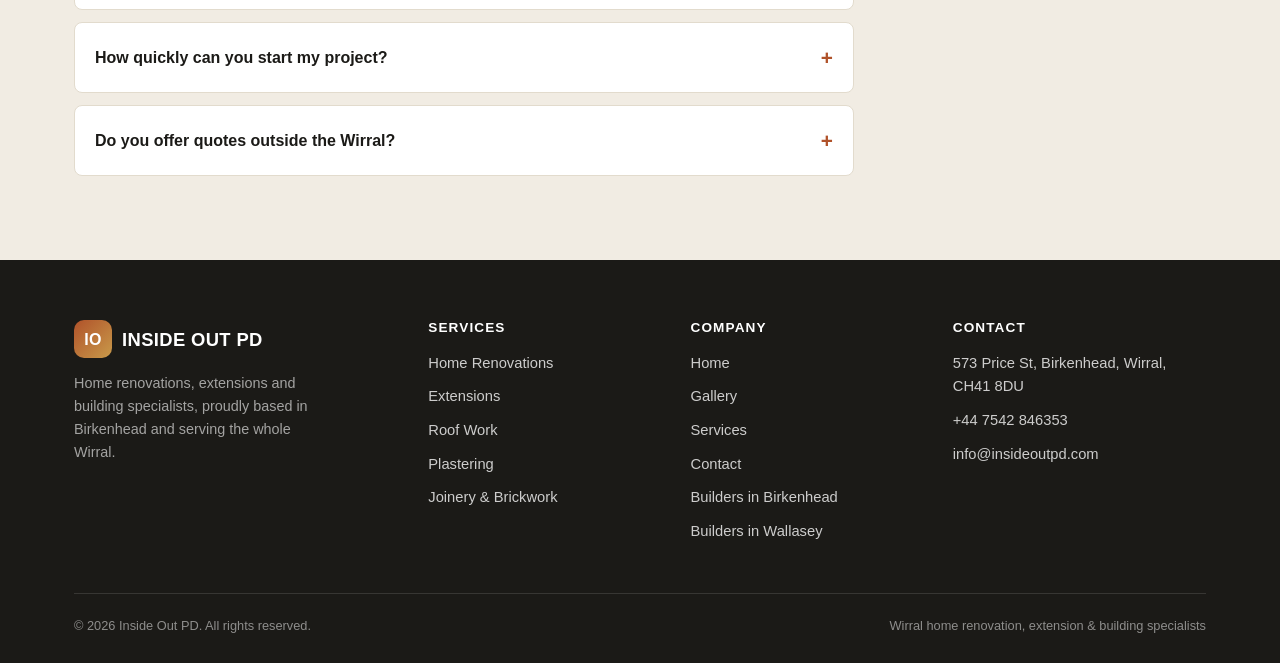
<file: contact.html>
<!doctype html>
<html lang="en-GB">
<head>
<meta charset="UTF-8">
<meta name="viewport" content="width=device-width, initial-scale=1">
<title>Contact Us | Get a Free Quote | Inside Out PD, Wirral</title>
<meta name="description" content="Get in touch with Inside Out PD for a free, no-obligation quote on your home renovation, extension or building project. Call +44 7542 846353 or message us today.">
<link rel="canonical" href="https://www.insideoutpd.com/contact.html">
<meta name="robots" content="index, follow, max-image-preview:large">
<meta name="theme-color" content="#1b1a17">
<link rel="icon" href="/favicon.ico" sizes="any">

<meta property="og:type" content="website">
<meta property="og:site_name" content="Inside Out PD">
<meta property="og:title" content="Contact Inside Out PD | Free Quotes, Wirral">
<meta property="og:description" content="Get a free, no-obligation quote for your renovation, extension or building project on the Wirral.">
<meta property="og:url" content="https://www.insideoutpd.com/contact.html">
<meta property="og:image" content="https://www.insideoutpd.com/images/hero.jpg">
<meta property="og:locale" content="en_GB">
<meta name="twitter:card" content="summary_large_image">

<meta name="geo.region" content="GB-WRL">
<meta name="geo.placename" content="Birkenhead, Wirral">
<meta name="geo.position" content="53.3928;-3.0181">
<meta name="ICBM" content="53.3928, -3.0181">

<link rel="stylesheet" href="/css/style.css">

<script type="application/ld+json">
{
  "@context": "https://schema.org",
  "@type": "BreadcrumbList",
  "itemListElement": [
    { "@type": "ListItem", "position": 1, "name": "Home", "item": "https://www.insideoutpd.com/" },
    { "@type": "ListItem", "position": 2, "name": "Contact", "item": "https://www.insideoutpd.com/contact.html" }
  ]
}
</script>
<script type="application/ld+json">
{
  "@context": "https://schema.org",
  "@type": "ContactPage",
  "about": { "@id": "https://www.insideoutpd.com/#business" },
  "mainEntity": {
    "@type": "GeneralContractor",
    "name": "Inside Out PD",
    "telephone": "+447542846353",
    "email": "info@insideoutpd.com",
    "address": {
      "@type": "PostalAddress",
      "streetAddress": "573 Price St",
      "addressLocality": "Birkenhead",
      "addressRegion": "Wirral",
      "postalCode": "CH41 8DU",
      "addressCountry": "GB"
    }
  }
}
</script>
</head>
<body>
<a class="skip-link" href="#main">Skip to main content</a>

<header class="site-header">
  <div class="wrap">
    <a class="brand" href="/">
      <span class="brand-mark">IO</span>
      <span>INSIDE OUT PD<small>Renovations &amp; Extensions · Wirral</small></span>
    </a>
    <nav class="primary-nav" id="primary-nav" aria-label="Primary">
      <ul>
        <li><a href="/">Home</a></li>
        <li><a href="/services.html">Services</a></li>
        <li><a href="/gallery.html">Gallery</a></li>
        <li><a href="/contact.html" aria-current="page">Contact</a></li>
      </ul>
    </nav>
    <div class="header-cta">
      <a class="header-phone" href="tel:+447542846353">
        <small>Call for a free quote</small>
        <strong>+44 7542 846353</strong>
      </a>
      <a class="btn btn-primary" href="/contact.html">Get a Quote</a>
      <button class="nav-toggle" aria-label="Toggle menu" aria-expanded="false" aria-controls="primary-nav"><span></span></button>
    </div>
  </div>
</header>

<main id="main">

  <div class="page-header">
    <div class="wrap">
      <p class="breadcrumbs"><a href="/">Home</a> / Contact</p>
      <p class="eyebrow">Get In Touch</p>
      <h1>Let's talk about your project</h1>
      <p>Tell us a little about what you have in mind and we'll come back to you with a free, no-obligation quote.</p>
    </div>
  </div>

  <section aria-labelledby="contact-heading">
    <div class="wrap contact-grid">
      <div>
        <h2 id="contact-heading" class="visually-hidden">Contact details</h2>
        <div class="contact-info-card" data-reveal>
          <h3>Contact Details</h3>
          <ul class="contact-info-list">
            <li>
              <span class="ico"><svg viewBox="0 0 24 24" fill="none" stroke="currentColor" stroke-width="1.6" stroke-linecap="round" stroke-linejoin="round" aria-hidden="true"><path d="M12 21s7-7.4 7-12a7 7 0 1 0-14 0c0 4.6 7 12 7 12z"/><circle cx="12" cy="9" r="2.4"/></svg></span>
              <span>573 Price St<br>Birkenhead, Wirral<br>CH41 8DU</span>
            </li>
            <li>
              <span class="ico"><svg viewBox="0 0 24 24" fill="none" stroke="currentColor" stroke-width="1.6" stroke-linecap="round" stroke-linejoin="round" aria-hidden="true"><path d="M4.5 4h3.2l1 4.4-2 1.6a12 12 0 0 0 5.8 5.8l1.6-2 4.4 1v3.2a1.4 1.4 0 0 1-1.5 1.4A16.5 16.5 0 0 1 3 5.5 1.4 1.4 0 0 1 4.5 4z"/></svg></span>
              <a href="tel:+447542846353">+44 7542 846353</a>
            </li>
            <li>
              <span class="ico"><svg viewBox="0 0 24 24" fill="none" stroke="currentColor" stroke-width="1.6" stroke-linecap="round" stroke-linejoin="round" aria-hidden="true"><rect x="3" y="5.5" width="18" height="13" rx="1.5"/><path d="M4 7l8 5.5L20 7"/></svg></span>
              <a href="mailto:info@insideoutpd.com">info@insideoutpd.com</a>
            </li>
            <li>
              <span class="ico"><svg viewBox="0 0 24 24" fill="none" stroke="currentColor" stroke-width="1.6" stroke-linecap="round" stroke-linejoin="round" aria-hidden="true"><circle cx="12" cy="12" r="8.5"/><path d="M12 7.5V12l3 2"/></svg></span>
              <span>Mon–Fri: 8:00–18:00<br>Sat: 9:00–14:00</span>
            </li>
          </ul>
          <p style="color:rgba(255,255,255,.75); font-size:.88rem;">Covering Birkenhead, Wallasey, Bebington, Bromborough, Heswall, West Kirby, Hoylake, Prenton, Oxton, New Brighton &amp; the whole Wirral.</p>
        </div>
        <div class="map-embed">
          <iframe title="Inside Out PD location map — Birkenhead, Wirral" loading="lazy" src="https://www.openstreetmap.org/export/embed.html?bbox=-3.0381%2C53.3828%2C-2.9981%2C53.4028&layer=mapnik&marker=53.3928%2C-3.0181"></iframe>
        </div>
      </div>

      <form class="contact-form" action="https://formspree.io/f/xnpqlwrb" method="POST" data-reveal>
        <div class="form-row">
          <div class="field">
            <label for="first-name">First name</label>
            <input id="first-name" name="first_name" type="text" autocomplete="given-name" required>
          </div>
          <div class="field">
            <label for="last-name">Last name</label>
            <input id="last-name" name="last_name" type="text" autocomplete="family-name" required>
          </div>
        </div>
        <div class="form-row">
          <div class="field">
            <label for="email">Email</label>
            <input id="email" name="email" type="email" autocomplete="email" required>
          </div>
          <div class="field">
            <label for="phone">Phone</label>
            <input id="phone" name="phone" type="tel" autocomplete="tel">
          </div>
        </div>
        <div class="field">
          <label for="service">Service you're interested in</label>
          <select id="service" name="service">
            <option value="">Select a service…</option>
            <option>Home Renovation</option>
            <option>Extension</option>
            <option>Roof Work</option>
            <option>Plastering</option>
            <option>Joinery</option>
            <option>Brickwork</option>
            <option>Other</option>
          </select>
        </div>
        <div class="field">
          <label for="address">Property address</label>
          <input id="address" name="address" type="text" autocomplete="street-address">
        </div>
        <div class="field">
          <label for="message">Tell us about your project</label>
          <textarea id="message" name="message" required></textarea>
        </div>
        <!-- Honeypot spam trap -->
        <div class="hp-field" aria-hidden="true">
          <label for="_gotcha">Leave this field empty</label>
          <input id="_gotcha" name="_gotcha" type="text" tabindex="-1" autocomplete="off">
        </div>
        <input type="hidden" name="_subject" value="New enquiry from insideoutpd.com">
        <button class="btn btn-primary btn-block" type="submit">Send message</button>
        <p class="form-status" role="status" aria-live="polite"></p>
        <p class="form-note">We usually reply within one business day. Prefer to talk? Call <a href="tel:+447542846353">+44 7542 846353</a>.</p>
      </form>
    </div>
  </section>

  <section class="section-alt" aria-labelledby="faq-heading">
    <div class="wrap">
      <div class="section-head">
        <p class="eyebrow">Before You Get In Touch</p>
        <h2 id="faq-heading">Common Questions</h2>
      </div>
      <div class="faq-list">
        <details class="faq-item">
          <summary>Is the quote really free?</summary>
          <div class="faq-body"><p>Yes — every quote from Inside Out PD is free and comes with no obligation to proceed.</p></div>
        </details>
        <details class="faq-item">
          <summary>How quickly can you start my project?</summary>
          <div class="faq-body"><p>It depends on the scope of work and our current schedule. Get in touch with your project details and we'll give you an honest timeline.</p></div>
        </details>
        <details class="faq-item">
          <summary>Do you offer quotes outside the Wirral?</summary>
          <div class="faq-body"><p>We focus on Birkenhead, Wallasey and the wider Wirral peninsula. If you're just outside the area, contact us and we'll let you know if we can help.</p></div>
        </details>
      </div>
    </div>
  </section>

</main>

<footer class="site-footer">
  <div class="wrap">
    <div class="footer-grid">
      <div class="footer-brand">
        <a class="brand" href="/" style="color:#fff; margin-bottom:14px;">
          <span class="brand-mark">IO</span>
          <span>INSIDE OUT PD</span>
        </a>
        <p>Home renovations, extensions and building specialists, proudly based in Birkenhead and serving the whole Wirral.</p>
      </div>
      <div>
        <h4>Services</h4>
        <ul>
          <li><a href="/services.html#renovations">Home Renovations</a></li>
          <li><a href="/services.html#extensions">Extensions</a></li>
          <li><a href="/services.html#roofing">Roof Work</a></li>
          <li><a href="/services.html#plastering">Plastering</a></li>
          <li><a href="/services.html#joinery">Joinery &amp; Brickwork</a></li>
        </ul>
      </div>
      <div>
        <h4>Company</h4>
        <ul>
          <li><a href="/">Home</a></li>
          <li><a href="/gallery.html">Gallery</a></li>
          <li><a href="/services.html">Services</a></li>
          <li><a href="/contact.html">Contact</a></li>
          <li><a href="/birkenhead-builders.html">Builders in Birkenhead</a></li>
          <li><a href="/wallasey-builders.html">Builders in Wallasey</a></li>
        </ul>
      </div>
      <div>
        <h4>Contact</h4>
        <address style="font-style:normal;">
          <ul>
            <li>573 Price St, Birkenhead, Wirral, CH41 8DU</li>
            <li><a href="tel:+447542846353">+44 7542 846353</a></li>
            <li><a href="mailto:info@insideoutpd.com">info@insideoutpd.com</a></li>
          </ul>
        </address>
      </div>
    </div>
    <div class="footer-bottom">
      <span>© <span id="year">2026</span> Inside Out PD. All rights reserved.</span>
      <span>Wirral home renovation, extension &amp; building specialists</span>
    </div>
  </div>
</footer>

<script src="/js/main.js"></script>
</body>
</html>
</file>
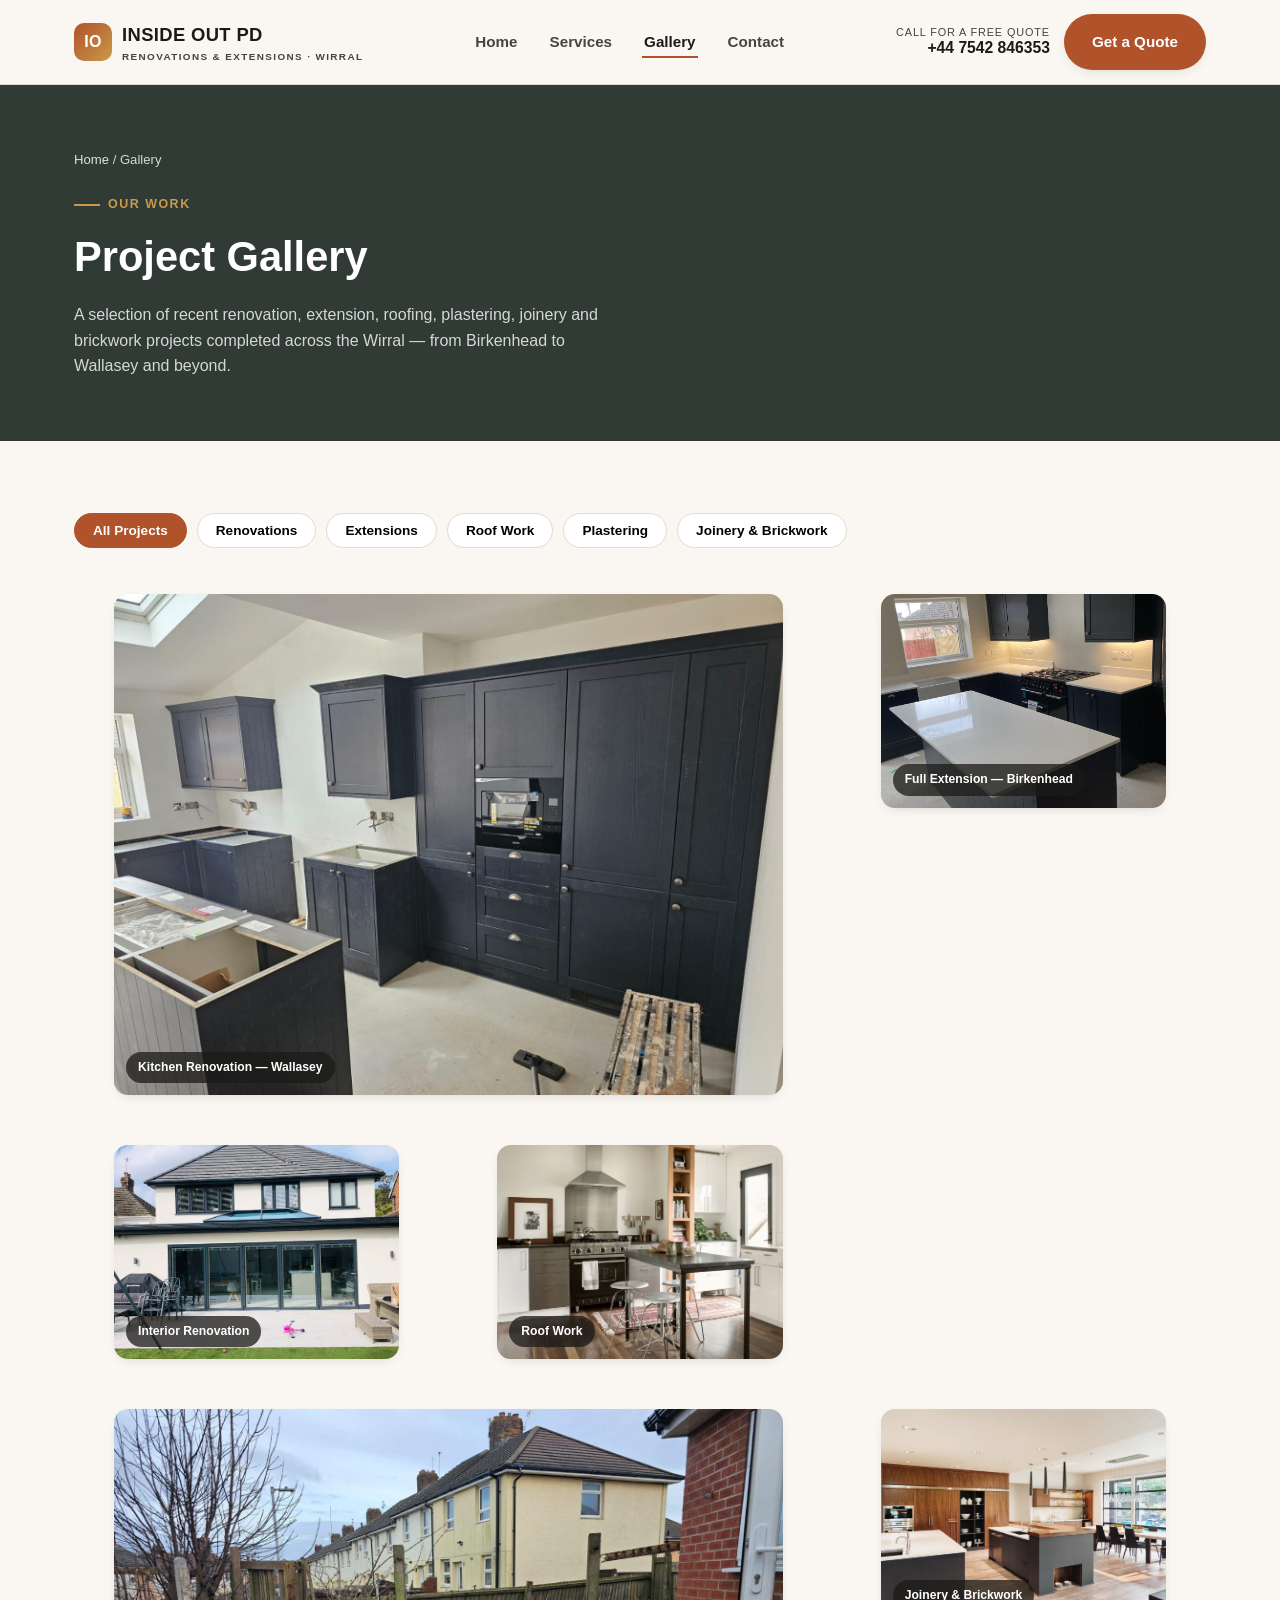
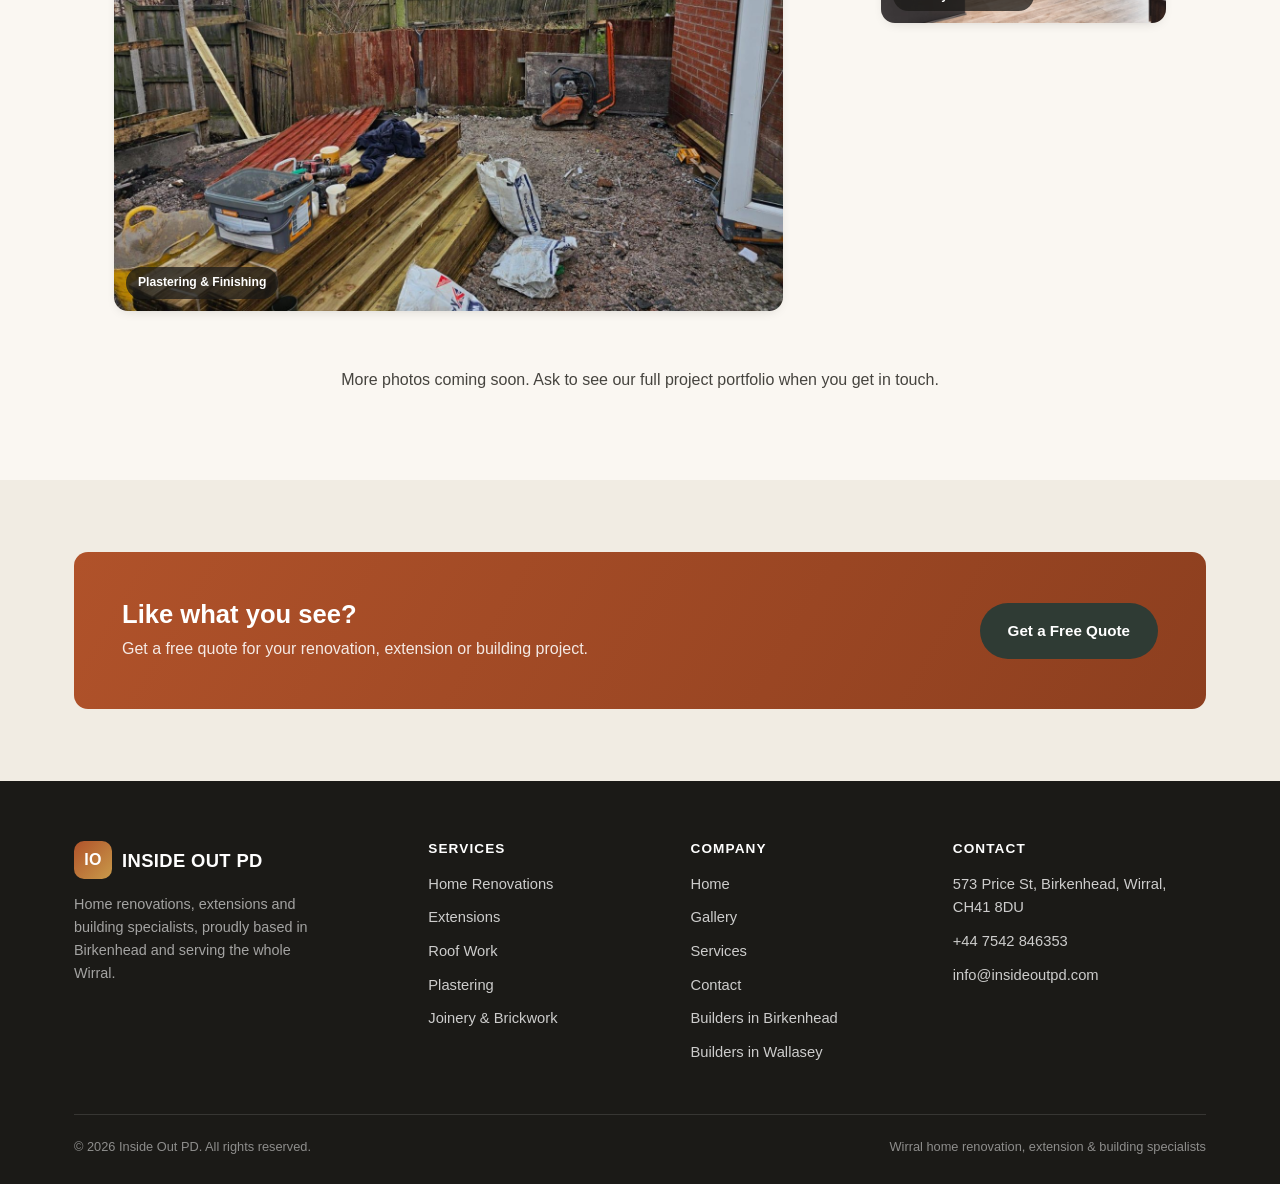
<file: gallery.html>
<!doctype html>
<html lang="en-GB">
<head>
<meta charset="UTF-8">
<meta name="viewport" content="width=device-width, initial-scale=1">
<title>Project Gallery | Renovations &amp; Extensions in Wirral | Inside Out PD</title>
<meta name="description" content="Browse recent home renovation, extension, roofing, plastering, joinery and brickwork projects completed by Inside Out PD across Birkenhead, Wallasey &amp; the Wirral.">
<link rel="canonical" href="https://www.insideoutpd.com/gallery.html">
<meta name="robots" content="index, follow, max-image-preview:large">
<meta name="theme-color" content="#1b1a17">
<link rel="icon" href="/favicon.ico" sizes="any">

<meta property="og:type" content="website">
<meta property="og:site_name" content="Inside Out PD">
<meta property="og:title" content="Project Gallery | Inside Out PD, Wirral">
<meta property="og:description" content="Recent renovation, extension, roofing, plastering, joinery and brickwork projects across the Wirral.">
<meta property="og:url" content="https://www.insideoutpd.com/gallery.html">
<meta property="og:image" content="https://www.insideoutpd.com/images/work-1.jpg">
<meta property="og:locale" content="en_GB">
<meta name="twitter:card" content="summary_large_image">

<link rel="stylesheet" href="/css/style.css">

<script type="application/ld+json">
{
  "@context": "https://schema.org",
  "@type": "BreadcrumbList",
  "itemListElement": [
    { "@type": "ListItem", "position": 1, "name": "Home", "item": "https://www.insideoutpd.com/" },
    { "@type": "ListItem", "position": 2, "name": "Gallery", "item": "https://www.insideoutpd.com/gallery.html" }
  ]
}
</script>
<script type="application/ld+json">
{
  "@context": "https://schema.org",
  "@type": "ImageGallery",
  "name": "Inside Out PD Project Gallery",
  "about": "Home renovation, extension, roofing, plastering, joinery and brickwork projects in the Wirral",
  "publisher": { "@id": "https://www.insideoutpd.com/#business" }
}
</script>
</head>
<body>
<a class="skip-link" href="#main">Skip to main content</a>

<header class="site-header">
  <div class="wrap">
    <a class="brand" href="/">
      <span class="brand-mark">IO</span>
      <span>INSIDE OUT PD<small>Renovations &amp; Extensions · Wirral</small></span>
    </a>
    <nav class="primary-nav" id="primary-nav" aria-label="Primary">
      <ul>
        <li><a href="/">Home</a></li>
        <li><a href="/services.html">Services</a></li>
        <li><a href="/gallery.html" aria-current="page">Gallery</a></li>
        <li><a href="/contact.html">Contact</a></li>
      </ul>
    </nav>
    <div class="header-cta">
      <a class="header-phone" href="tel:+447542846353">
        <small>Call for a free quote</small>
        <strong>+44 7542 846353</strong>
      </a>
      <a class="btn btn-primary" href="/contact.html">Get a Quote</a>
      <button class="nav-toggle" aria-label="Toggle menu" aria-expanded="false" aria-controls="primary-nav"><span></span></button>
    </div>
  </div>
</header>

<main id="main">

  <div class="page-header">
    <div class="wrap">
      <p class="breadcrumbs"><a href="/">Home</a> / Gallery</p>
      <p class="eyebrow">Our Work</p>
      <h1>Project Gallery</h1>
      <p>A selection of recent renovation, extension, roofing, plastering, joinery and brickwork projects completed across the Wirral — from Birkenhead to Wallasey and beyond.</p>
    </div>
  </div>

  <section aria-labelledby="gallery-heading">
    <div class="wrap">
      <h2 id="gallery-heading" class="visually-hidden">All projects</h2>
      <div class="gallery-filter" role="group" aria-label="Filter projects by category">
        <button type="button" class="is-active" data-filter="all" aria-pressed="true">All Projects</button>
        <button type="button" data-filter="renovation" aria-pressed="false">Renovations</button>
        <button type="button" data-filter="extension" aria-pressed="false">Extensions</button>
        <button type="button" data-filter="roofing" aria-pressed="false">Roof Work</button>
        <button type="button" data-filter="plastering" aria-pressed="false">Plastering</button>
        <button type="button" data-filter="joinery" aria-pressed="false">Joinery &amp; Brickwork</button>
      </div>

      <div class="gallery-grid">
        <figure class="gallery-item wide" data-category="renovation" data-reveal>
          <img src="/images/work-1.jpg" alt="Kitchen renovation project in Wallasey by Inside Out PD" loading="lazy">
          <figcaption class="tag">Kitchen Renovation — Wallasey</figcaption>
        </figure>
        <figure class="gallery-item" data-category="extension" data-reveal>
          <img src="/images/work-2.jpg" alt="House extension build in Birkenhead by Inside Out PD" loading="lazy">
          <figcaption class="tag">Full Extension — Birkenhead</figcaption>
        </figure>
        <figure class="gallery-item" data-category="renovation" data-reveal>
          <img src="/images/about.jpg" alt="Interior home renovation detail by Inside Out PD" loading="lazy">
          <figcaption class="tag">Interior Renovation</figcaption>
        </figure>
        <figure class="gallery-item" data-category="roofing" data-reveal>
          <img src="/images/work-4.jpg" alt="Roof replacement project by Inside Out PD, Wirral" loading="lazy">
          <figcaption class="tag">Roof Work</figcaption>
        </figure>
        <figure class="gallery-item wide" data-category="plastering" data-reveal>
          <img src="/images/work-5.jpg" alt="Plastering and finishing work by Inside Out PD" loading="lazy">
          <figcaption class="tag">Plastering &amp; Finishing</figcaption>
        </figure>
        <figure class="gallery-item" data-category="joinery" data-reveal>
          <img src="/images/hero.jpg" alt="Joinery and brickwork detail on a completed Wirral home" loading="lazy">
          <figcaption class="tag">Joinery &amp; Brickwork</figcaption>
        </figure>
      </div>

      <p style="text-align:center; margin-top:40px; color:var(--ink-soft);">More photos coming soon. Ask to see our full project portfolio when you get in touch.</p>
    </div>
  </section>

  <section class="section-alt" aria-labelledby="cta-heading">
    <div class="wrap">
      <div class="cta-band">
        <div>
          <h2 id="cta-heading">Like what you see?</h2>
          <p>Get a free quote for your renovation, extension or building project.</p>
        </div>
        <a class="btn btn-dark" href="/contact.html">Get a Free Quote</a>
      </div>
    </div>
  </section>

</main>

<footer class="site-footer">
  <div class="wrap">
    <div class="footer-grid">
      <div class="footer-brand">
        <a class="brand" href="/" style="color:#fff; margin-bottom:14px;">
          <span class="brand-mark">IO</span>
          <span>INSIDE OUT PD</span>
        </a>
        <p>Home renovations, extensions and building specialists, proudly based in Birkenhead and serving the whole Wirral.</p>
      </div>
      <div>
        <h4>Services</h4>
        <ul>
          <li><a href="/services.html#renovations">Home Renovations</a></li>
          <li><a href="/services.html#extensions">Extensions</a></li>
          <li><a href="/services.html#roofing">Roof Work</a></li>
          <li><a href="/services.html#plastering">Plastering</a></li>
          <li><a href="/services.html#joinery">Joinery &amp; Brickwork</a></li>
        </ul>
      </div>
      <div>
        <h4>Company</h4>
        <ul>
          <li><a href="/">Home</a></li>
          <li><a href="/gallery.html">Gallery</a></li>
          <li><a href="/services.html">Services</a></li>
          <li><a href="/contact.html">Contact</a></li>
          <li><a href="/birkenhead-builders.html">Builders in Birkenhead</a></li>
          <li><a href="/wallasey-builders.html">Builders in Wallasey</a></li>
        </ul>
      </div>
      <div>
        <h4>Contact</h4>
        <address style="font-style:normal;">
          <ul>
            <li>573 Price St, Birkenhead, Wirral, CH41 8DU</li>
            <li><a href="tel:+447542846353">+44 7542 846353</a></li>
            <li><a href="mailto:info@insideoutpd.com">info@insideoutpd.com</a></li>
          </ul>
        </address>
      </div>
    </div>
    <div class="footer-bottom">
      <span>© <span id="year">2026</span> Inside Out PD. All rights reserved.</span>
      <span>Wirral home renovation, extension &amp; building specialists</span>
    </div>
  </div>
</footer>

<script src="/js/main.js"></script>
</body>
</html>
</file>
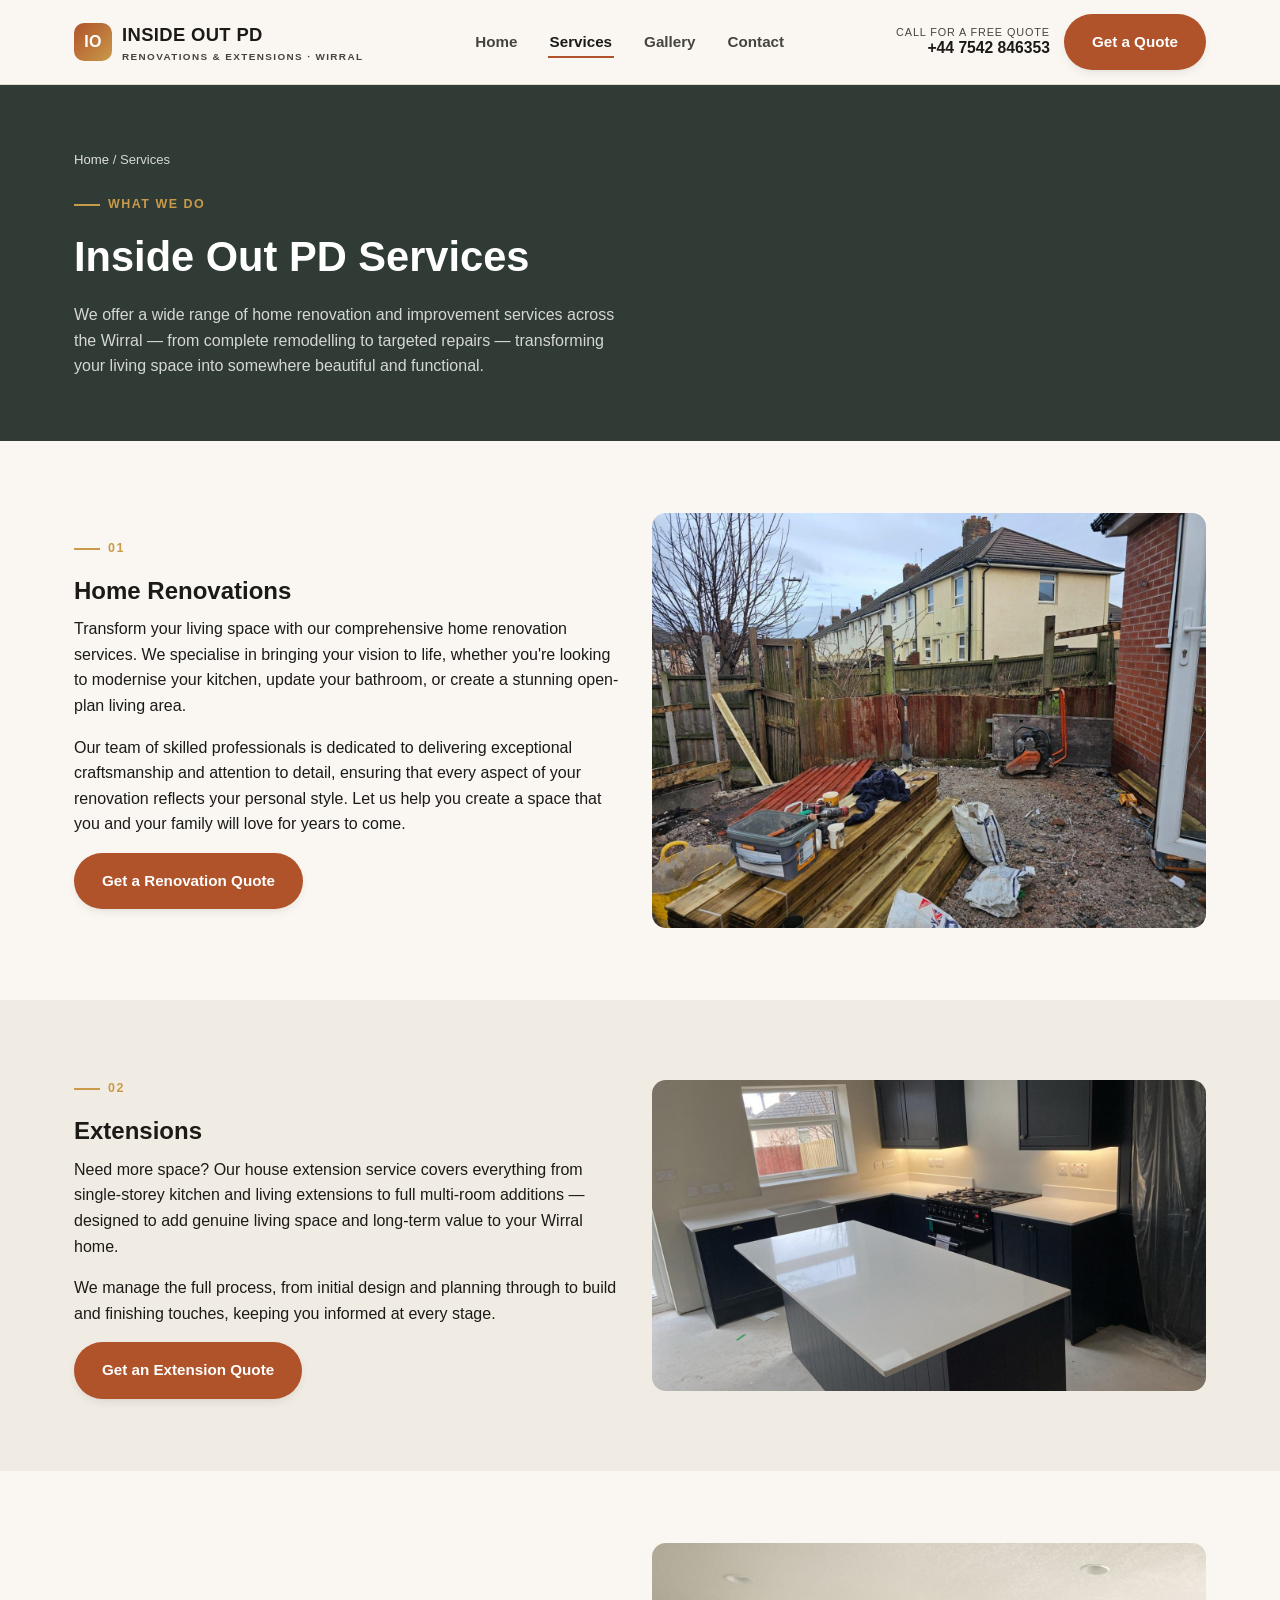
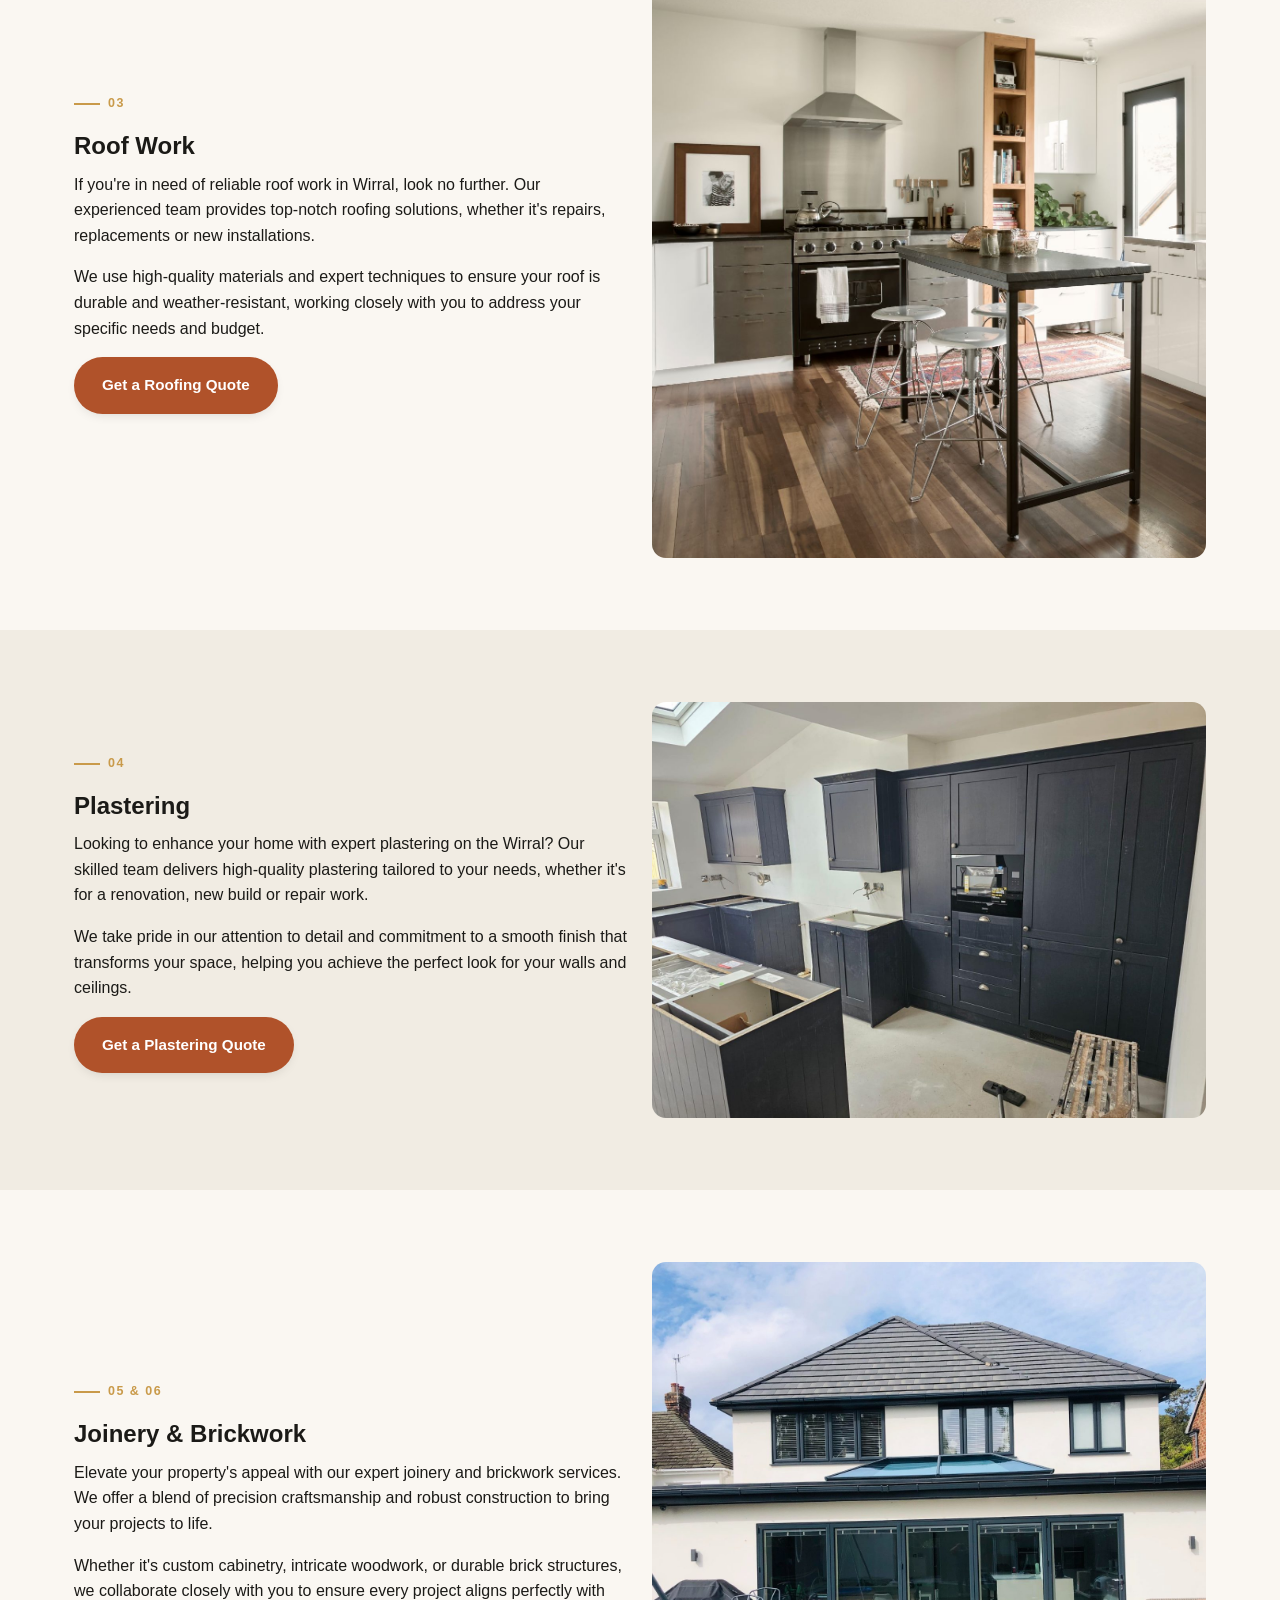
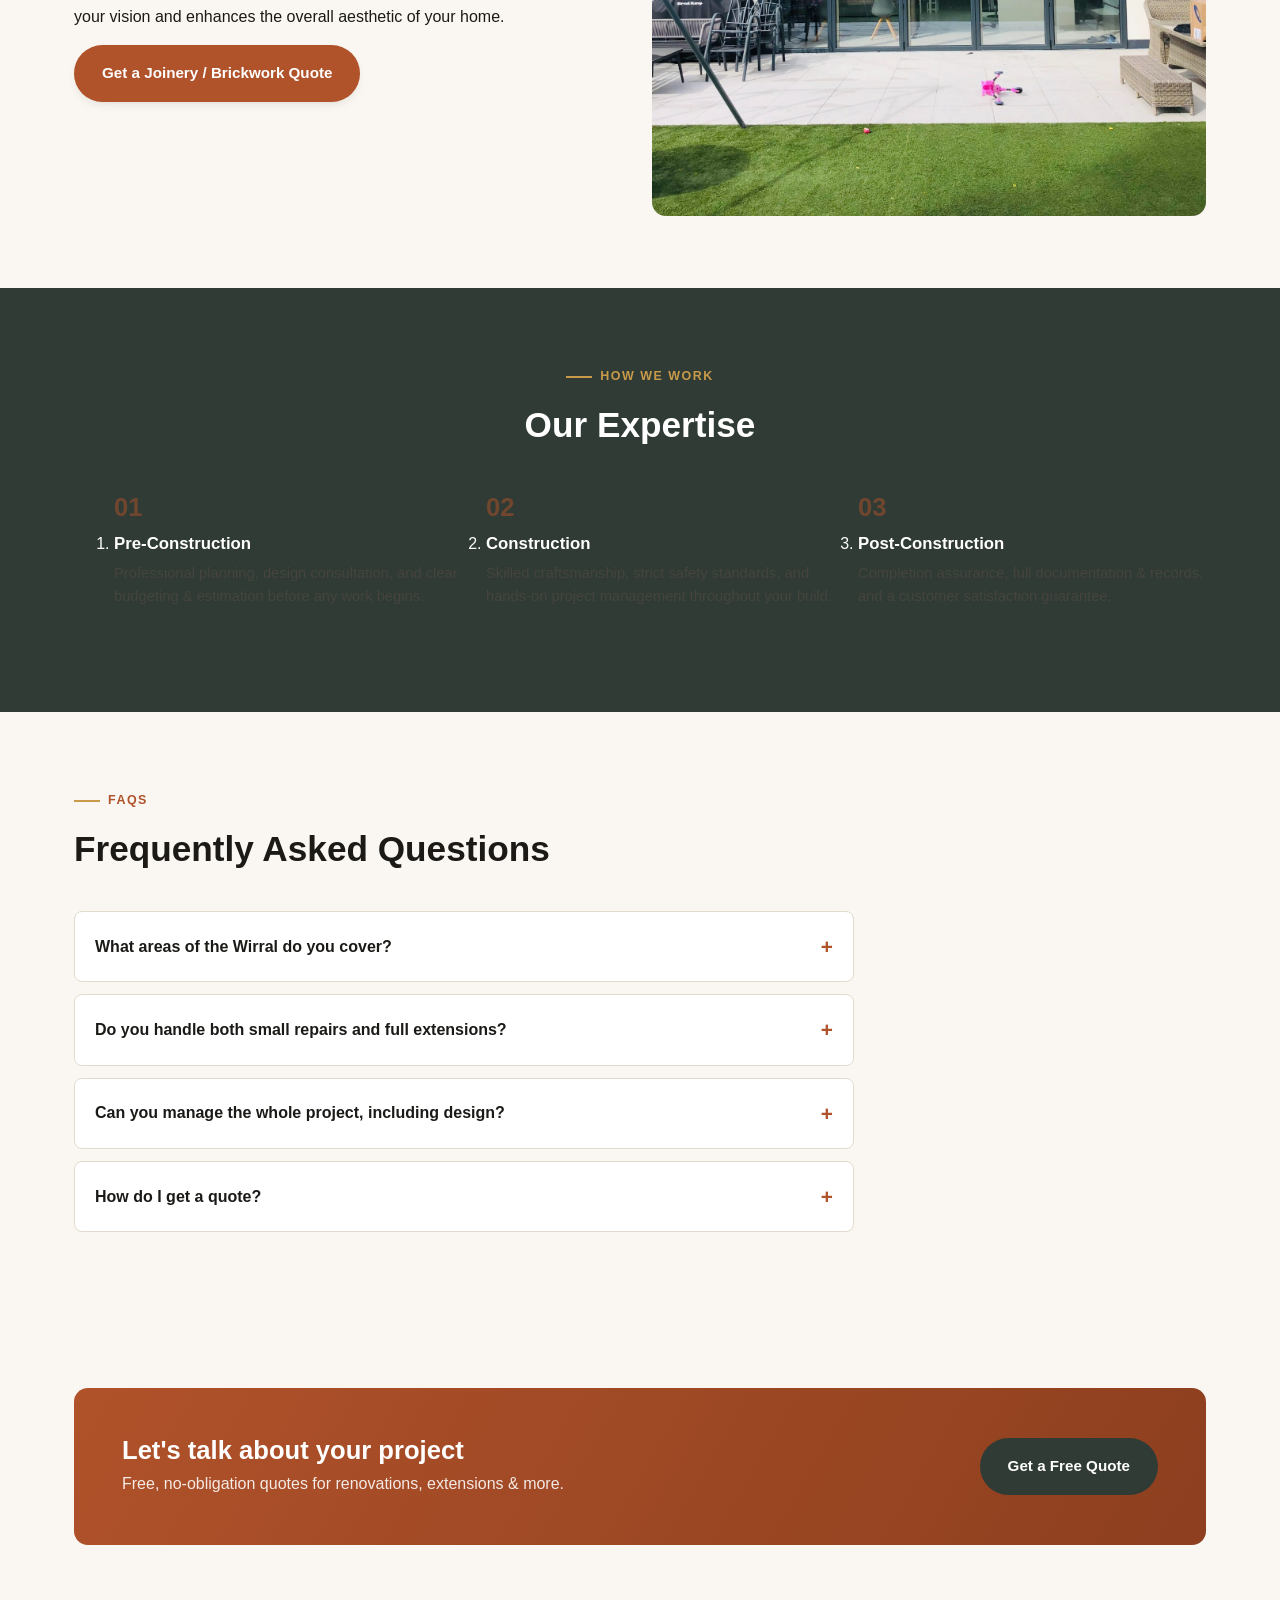
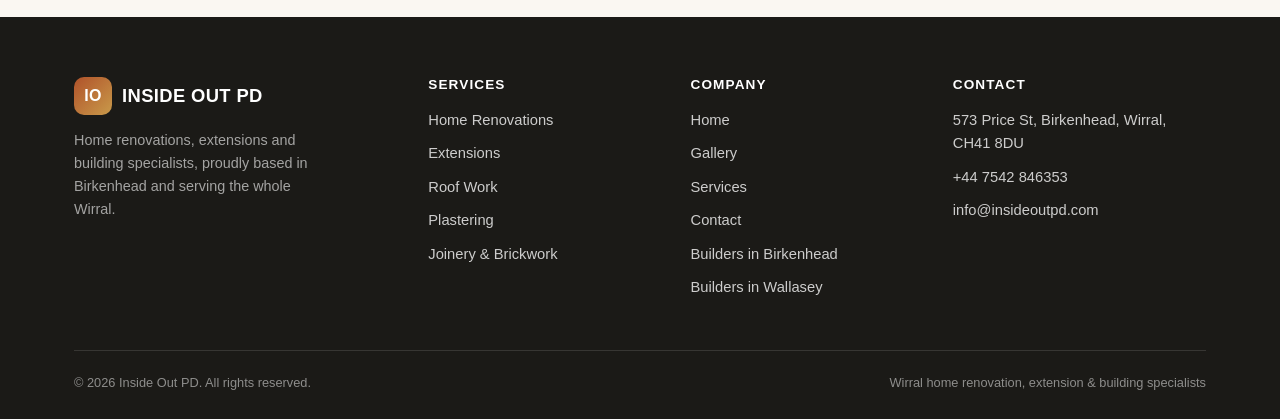
<file: services.html>
<!doctype html>
<html lang="en-GB">
<head>
<meta charset="UTF-8">
<meta name="viewport" content="width=device-width, initial-scale=1">
<title>Services | Renovations, Extensions, Roofing &amp; More | Inside Out PD</title>
<meta name="description" content="Explore Inside Out PD's building services in Wirral: home renovations, house extensions, roof work, plastering, joinery and brickwork. Free quotes available.">
<link rel="canonical" href="https://www.insideoutpd.com/services.html">
<meta name="robots" content="index, follow, max-image-preview:large">
<meta name="theme-color" content="#1b1a17">
<link rel="icon" href="/favicon.ico" sizes="any">

<meta property="og:type" content="website">
<meta property="og:site_name" content="Inside Out PD">
<meta property="og:title" content="Services | Inside Out PD, Wirral">
<meta property="og:description" content="Home renovations, extensions, roof work, plastering, joinery and brickwork across the Wirral.">
<meta property="og:url" content="https://www.insideoutpd.com/services.html">
<meta property="og:image" content="https://www.insideoutpd.com/images/work-1.jpg">
<meta property="og:locale" content="en_GB">
<meta name="twitter:card" content="summary_large_image">

<meta name="geo.region" content="GB-WRL">
<meta name="geo.placename" content="Birkenhead, Wirral">

<link rel="stylesheet" href="/css/style.css">

<script type="application/ld+json">
{
  "@context": "https://schema.org",
  "@type": "BreadcrumbList",
  "itemListElement": [
    { "@type": "ListItem", "position": 1, "name": "Home", "item": "https://www.insideoutpd.com/" },
    { "@type": "ListItem", "position": 2, "name": "Services", "item": "https://www.insideoutpd.com/services.html" }
  ]
}
</script>
<script type="application/ld+json">
{
  "@context": "https://schema.org",
  "@type": "ItemList",
  "itemListElement": [
    { "@type": "Service", "position": 1, "name": "Home Renovations", "provider": { "@id": "https://www.insideoutpd.com/#business" }, "areaServed": "Wirral", "url": "https://www.insideoutpd.com/services.html#renovations" },
    { "@type": "Service", "position": 2, "name": "House Extensions", "provider": { "@id": "https://www.insideoutpd.com/#business" }, "areaServed": "Wirral", "url": "https://www.insideoutpd.com/services.html#extensions" },
    { "@type": "Service", "position": 3, "name": "Roof Work", "provider": { "@id": "https://www.insideoutpd.com/#business" }, "areaServed": "Wirral", "url": "https://www.insideoutpd.com/services.html#roofing" },
    { "@type": "Service", "position": 4, "name": "Plastering", "provider": { "@id": "https://www.insideoutpd.com/#business" }, "areaServed": "Wirral", "url": "https://www.insideoutpd.com/services.html#plastering" },
    { "@type": "Service", "position": 5, "name": "Joinery", "provider": { "@id": "https://www.insideoutpd.com/#business" }, "areaServed": "Wirral", "url": "https://www.insideoutpd.com/services.html#joinery" },
    { "@type": "Service", "position": 6, "name": "Brickwork", "provider": { "@id": "https://www.insideoutpd.com/#business" }, "areaServed": "Wirral", "url": "https://www.insideoutpd.com/services.html#brickwork" }
  ]
}
</script>
</head>
<body>
<a class="skip-link" href="#main">Skip to main content</a>

<header class="site-header">
  <div class="wrap">
    <a class="brand" href="/">
      <span class="brand-mark">IO</span>
      <span>INSIDE OUT PD<small>Renovations &amp; Extensions · Wirral</small></span>
    </a>
    <nav class="primary-nav" id="primary-nav" aria-label="Primary">
      <ul>
        <li><a href="/">Home</a></li>
        <li><a href="/services.html" aria-current="page">Services</a></li>
        <li><a href="/gallery.html">Gallery</a></li>
        <li><a href="/contact.html">Contact</a></li>
      </ul>
    </nav>
    <div class="header-cta">
      <a class="header-phone" href="tel:+447542846353">
        <small>Call for a free quote</small>
        <strong>+44 7542 846353</strong>
      </a>
      <a class="btn btn-primary" href="/contact.html">Get a Quote</a>
      <button class="nav-toggle" aria-label="Toggle menu" aria-expanded="false" aria-controls="primary-nav"><span></span></button>
    </div>
  </div>
</header>

<main id="main">

  <div class="page-header">
    <div class="wrap">
      <p class="breadcrumbs"><a href="/">Home</a> / Services</p>
      <p class="eyebrow">What We Do</p>
      <h1>Inside Out PD Services</h1>
      <p>We offer a wide range of home renovation and improvement services across the Wirral — from complete remodelling to targeted repairs — transforming your living space into somewhere beautiful and functional.</p>
    </div>
  </div>

  <section aria-labelledby="renovations">
    <div class="wrap grid grid-2" style="align-items:center;" data-reveal>
      <div>
        <p class="eyebrow">01</p>
        <h2 id="renovations">Home Renovations</h2>
        <p>Transform your living space with our comprehensive home renovation services. We specialise in bringing your vision to life, whether you're looking to modernise your kitchen, update your bathroom, or create a stunning open-plan living area.</p>
        <p>Our team of skilled professionals is dedicated to delivering exceptional craftsmanship and attention to detail, ensuring that every aspect of your renovation reflects your personal style. Let us help you create a space that you and your family will love for years to come.</p>
        <a class="btn btn-primary" href="/contact.html">Get a Renovation Quote</a>
      </div>
      <img src="/images/work-5.jpg" alt="Home renovation interior completed by Inside Out PD" loading="lazy" style="border-radius:14px;">
    </div>
  </section>

  <section class="section-alt" aria-labelledby="extensions">
    <div class="wrap grid grid-2" style="align-items:center;" data-reveal>
      <img src="/images/work-2.jpg" alt="House extension built by Inside Out PD on the Wirral" loading="lazy" style="border-radius:14px; order:2;">
      <div style="order:1;">
        <p class="eyebrow">02</p>
        <h2 id="extensions">Extensions</h2>
        <p>Need more space? Our house extension service covers everything from single-storey kitchen and living extensions to full multi-room additions — designed to add genuine living space and long-term value to your Wirral home.</p>
        <p>We manage the full process, from initial design and planning through to build and finishing touches, keeping you informed at every stage.</p>
        <a class="btn btn-primary" href="/contact.html">Get an Extension Quote</a>
      </div>
    </div>
  </section>

  <section aria-labelledby="roofing">
    <div class="wrap grid grid-2" style="align-items:center;" data-reveal>
      <div>
        <p class="eyebrow">03</p>
        <h2 id="roofing">Roof Work</h2>
        <p>If you're in need of reliable roof work in Wirral, look no further. Our experienced team provides top-notch roofing solutions, whether it's repairs, replacements or new installations.</p>
        <p>We use high-quality materials and expert techniques to ensure your roof is durable and weather-resistant, working closely with you to address your specific needs and budget.</p>
        <a class="btn btn-primary" href="/contact.html">Get a Roofing Quote</a>
      </div>
      <img src="/images/work-4.jpg" alt="Roof work and re-roofing project completed by Inside Out PD" loading="lazy" style="border-radius:14px;">
    </div>
  </section>

  <section class="section-alt" aria-labelledby="plastering">
    <div class="wrap grid grid-2" style="align-items:center;" data-reveal>
      <img src="/images/work-1.jpg" alt="Plastering finish completed by Inside Out PD" loading="lazy" style="border-radius:14px; order:2;">
      <div style="order:1;">
        <p class="eyebrow">04</p>
        <h2 id="plastering">Plastering</h2>
        <p>Looking to enhance your home with expert plastering on the Wirral? Our skilled team delivers high-quality plastering tailored to your needs, whether it's for a renovation, new build or repair work.</p>
        <p>We take pride in our attention to detail and commitment to a smooth finish that transforms your space, helping you achieve the perfect look for your walls and ceilings.</p>
        <a class="btn btn-primary" href="/contact.html">Get a Plastering Quote</a>
      </div>
    </div>
  </section>

  <section aria-labelledby="joinery">
    <div class="wrap grid grid-2" style="align-items:center;" data-reveal>
      <div>
        <p class="eyebrow">05 &amp; 06</p>
        <h2 id="joinery">Joinery &amp; <span id="brickwork">Brickwork</span></h2>
        <p>Elevate your property's appeal with our expert joinery and brickwork services. We offer a blend of precision craftsmanship and robust construction to bring your projects to life.</p>
        <p>Whether it's custom cabinetry, intricate woodwork, or durable brick structures, we collaborate closely with you to ensure every project aligns perfectly with your vision and enhances the overall aesthetic of your home.</p>
        <a class="btn btn-primary" href="/contact.html">Get a Joinery / Brickwork Quote</a>
      </div>
      <img src="/images/about.jpg" alt="Joinery and brickwork detail by Inside Out PD" loading="lazy" style="border-radius:14px;">
    </div>
  </section>

  <section class="section-dark" aria-labelledby="expertise-heading">
    <div class="wrap">
      <div class="section-head center" data-reveal>
        <p class="eyebrow">How We Work</p>
        <h2 id="expertise-heading">Our Expertise</h2>
      </div>
      <ol class="process-list">
        <li data-reveal>
          <h3>Pre-Construction</h3>
          <p>Professional planning, design consultation, and clear budgeting &amp; estimation before any work begins.</p>
        </li>
        <li data-reveal>
          <h3>Construction</h3>
          <p>Skilled craftsmanship, strict safety standards, and hands-on project management throughout your build.</p>
        </li>
        <li data-reveal>
          <h3>Post-Construction</h3>
          <p>Completion assurance, full documentation &amp; records, and a customer satisfaction guarantee.</p>
        </li>
      </ol>
    </div>
  </section>

  <section aria-labelledby="faq-heading">
    <div class="wrap">
      <div class="section-head">
        <p class="eyebrow">FAQs</p>
        <h2 id="faq-heading">Frequently Asked Questions</h2>
      </div>
      <div class="faq-list">
        <details class="faq-item">
          <summary>What areas of the Wirral do you cover?</summary>
          <div class="faq-body"><p>We're based in Birkenhead and work throughout the Wirral peninsula, including Wallasey, Bebington, Bromborough, Heswall, West Kirby, Hoylake, Prenton, Oxton and New Brighton.</p></div>
        </details>
        <details class="faq-item">
          <summary>Do you handle both small repairs and full extensions?</summary>
          <div class="faq-body"><p>Yes — from a single room of plastering or a roof repair, through to a full multi-room house extension, our team scales to the size of your project.</p></div>
        </details>
        <details class="faq-item">
          <summary>Can you manage the whole project, including design?</summary>
          <div class="faq-body"><p>Yes. We support you from pre-construction planning and design consultation, through construction, to post-completion documentation and sign-off.</p></div>
        </details>
        <details class="faq-item">
          <summary>How do I get a quote?</summary>
          <div class="faq-body"><p>Call <a href="tel:+447542846353">+44 7542 846353</a>, email <a href="mailto:info@insideoutpd.com">info@insideoutpd.com</a>, or use our <a href="/contact.html">contact form</a> and we'll arrange a free consultation.</p></div>
        </details>
      </div>
    </div>
  </section>

  <section aria-labelledby="cta-heading">
    <div class="wrap">
      <div class="cta-band">
        <div>
          <h2 id="cta-heading">Let's talk about your project</h2>
          <p>Free, no-obligation quotes for renovations, extensions &amp; more.</p>
        </div>
        <a class="btn btn-dark" href="/contact.html">Get a Free Quote</a>
      </div>
    </div>
  </section>

</main>

<footer class="site-footer">
  <div class="wrap">
    <div class="footer-grid">
      <div class="footer-brand">
        <a class="brand" href="/" style="color:#fff; margin-bottom:14px;">
          <span class="brand-mark">IO</span>
          <span>INSIDE OUT PD</span>
        </a>
        <p>Home renovations, extensions and building specialists, proudly based in Birkenhead and serving the whole Wirral.</p>
      </div>
      <div>
        <h4>Services</h4>
        <ul>
          <li><a href="/services.html#renovations">Home Renovations</a></li>
          <li><a href="/services.html#extensions">Extensions</a></li>
          <li><a href="/services.html#roofing">Roof Work</a></li>
          <li><a href="/services.html#plastering">Plastering</a></li>
          <li><a href="/services.html#joinery">Joinery &amp; Brickwork</a></li>
        </ul>
      </div>
      <div>
        <h4>Company</h4>
        <ul>
          <li><a href="/">Home</a></li>
          <li><a href="/gallery.html">Gallery</a></li>
          <li><a href="/services.html">Services</a></li>
          <li><a href="/contact.html">Contact</a></li>
          <li><a href="/birkenhead-builders.html">Builders in Birkenhead</a></li>
          <li><a href="/wallasey-builders.html">Builders in Wallasey</a></li>
        </ul>
      </div>
      <div>
        <h4>Contact</h4>
        <address style="font-style:normal;">
          <ul>
            <li>573 Price St, Birkenhead, Wirral, CH41 8DU</li>
            <li><a href="tel:+447542846353">+44 7542 846353</a></li>
            <li><a href="mailto:info@insideoutpd.com">info@insideoutpd.com</a></li>
          </ul>
        </address>
      </div>
    </div>
    <div class="footer-bottom">
      <span>© <span id="year">2026</span> Inside Out PD. All rights reserved.</span>
      <span>Wirral home renovation, extension &amp; building specialists</span>
    </div>
  </div>
</footer>

<script src="/js/main.js"></script>
</body>
</html>
</file>
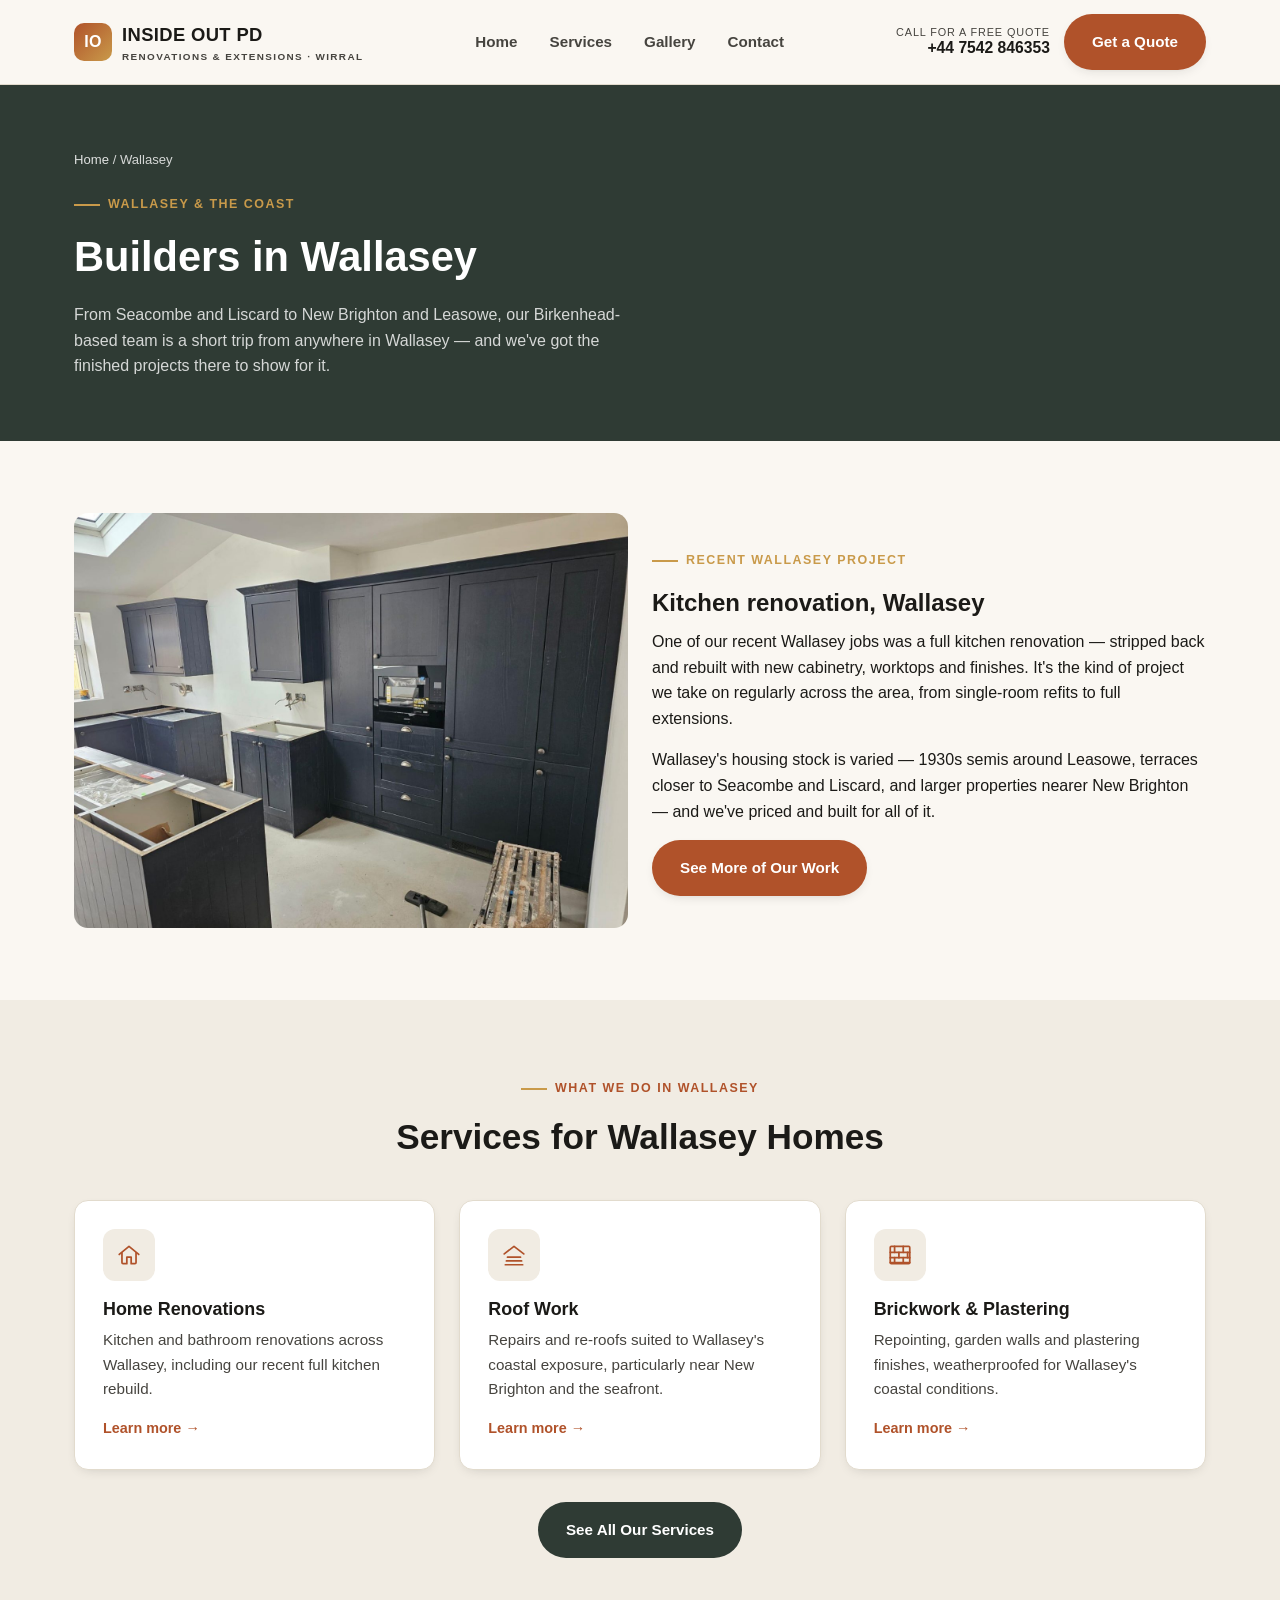
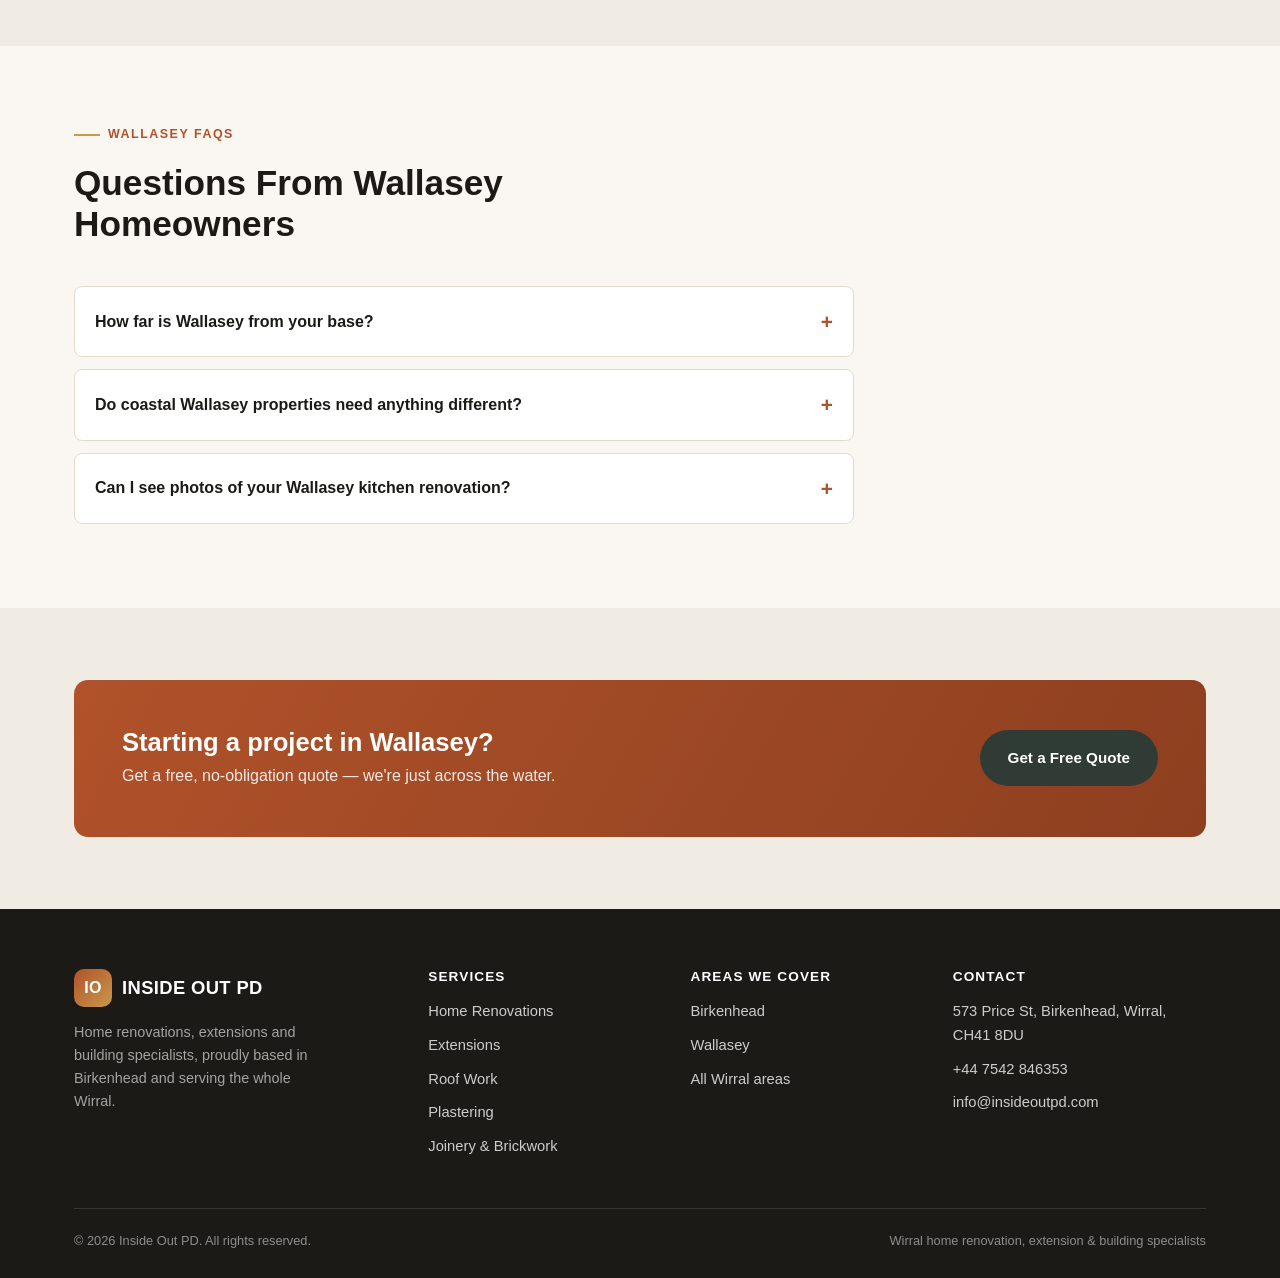
<file: wallasey-builders.html>
<!doctype html>
<html lang="en-GB">
<head>
<meta charset="UTF-8">
<meta name="viewport" content="width=device-width, initial-scale=1">
<title>Builders in Wallasey | Renovations &amp; Extensions | Inside Out PD</title>
<meta name="description" content="Inside Out PD delivers home renovations, extensions, roofing, plastering, joinery &amp; brickwork across Wallasey — including New Brighton, Seacombe &amp; Leasowe. Free quotes.">
<link rel="canonical" href="https://www.insideoutpd.com/wallasey-builders.html">
<meta name="robots" content="index, follow, max-image-preview:large">
<meta name="theme-color" content="#1b1a17">
<link rel="icon" href="/favicon.ico" sizes="any">

<meta property="og:type" content="website">
<meta property="og:site_name" content="Inside Out PD">
<meta property="og:title" content="Builders in Wallasey | Inside Out PD">
<meta property="og:description" content="Home renovations, extensions, roofing, plastering, joinery &amp; brickwork across Wallasey, from a Birkenhead-based team.">
<meta property="og:url" content="https://www.insideoutpd.com/wallasey-builders.html">
<meta property="og:image" content="https://www.insideoutpd.com/images/work-1.jpg">
<meta property="og:locale" content="en_GB">
<meta name="twitter:card" content="summary_large_image">

<meta name="geo.region" content="GB-WRL">
<meta name="geo.placename" content="Wallasey, Wirral">
<meta name="geo.position" content="53.4300;-3.0550">
<meta name="ICBM" content="53.4300, -3.0550">

<link rel="stylesheet" href="/css/style.css">

<script type="application/ld+json">
{
  "@context": "https://schema.org",
  "@type": "BreadcrumbList",
  "itemListElement": [
    { "@type": "ListItem", "position": 1, "name": "Home", "item": "https://www.insideoutpd.com/" },
    { "@type": "ListItem", "position": 2, "name": "Wallasey", "item": "https://www.insideoutpd.com/wallasey-builders.html" }
  ]
}
</script>
<script type="application/ld+json">
{
  "@context": "https://schema.org",
  "@type": "Service",
  "serviceType": "Home renovation, extension and building services",
  "provider": { "@id": "https://www.insideoutpd.com/#business" },
  "areaServed": { "@type": "City", "name": "Wallasey", "sameAs": "https://en.wikipedia.org/wiki/Wallasey" },
  "url": "https://www.insideoutpd.com/wallasey-builders.html"
}
</script>
<script type="application/ld+json">
{
  "@context": "https://schema.org",
  "@type": "FAQPage",
  "mainEntity": [
    {
      "@type": "Question",
      "name": "Do you cover all of Wallasey, including New Brighton and Leasowe?",
      "acceptedAnswer": { "@type": "Answer", "text": "Yes — we regularly work across Wallasey, from Seacombe and Liscard through to New Brighton and Leasowe. It's a short trip over from our Birkenhead base, so travel time is never an issue." }
    },
    {
      "@type": "Question",
      "name": "What kind of work have you done in Wallasey?",
      "acceptedAnswer": { "@type": "Answer", "text": "Kitchen renovations are a common request — we recently completed a full kitchen renovation in Wallasey, along with extensions, roofing and plastering work across the area." }
    },
    {
      "@type": "Question",
      "name": "Are Wallasey's coastal properties a problem for roofing or brickwork?",
      "acceptedAnswer": { "@type": "Answer", "text": "Coastal exposure near New Brighton and along the Wallasey seafront can be harder on roofs and pointing than inland areas, so we pay extra attention to materials and weatherproofing on jobs closer to the coast." }
    }
  ]
}
</script>
</head>
<body>
<a class="skip-link" href="#main">Skip to main content</a>

<header class="site-header">
  <div class="wrap">
    <a class="brand" href="/">
      <span class="brand-mark">IO</span>
      <span>INSIDE OUT PD<small>Renovations &amp; Extensions · Wirral</small></span>
    </a>
    <nav class="primary-nav" id="primary-nav" aria-label="Primary">
      <ul>
        <li><a href="/">Home</a></li>
        <li><a href="/services.html">Services</a></li>
        <li><a href="/gallery.html">Gallery</a></li>
        <li><a href="/contact.html">Contact</a></li>
      </ul>
    </nav>
    <div class="header-cta">
      <a class="header-phone" href="tel:+447542846353">
        <small>Call for a free quote</small>
        <strong>+44 7542 846353</strong>
      </a>
      <a class="btn btn-primary" href="/contact.html">Get a Quote</a>
      <button class="nav-toggle" aria-label="Toggle menu" aria-expanded="false" aria-controls="primary-nav"><span></span></button>
    </div>
  </div>
</header>

<main id="main">

  <div class="page-header">
    <div class="wrap">
      <p class="breadcrumbs"><a href="/">Home</a> / Wallasey</p>
      <p class="eyebrow">Wallasey &amp; the Coast</p>
      <h1>Builders in Wallasey</h1>
      <p>From Seacombe and Liscard to New Brighton and Leasowe, our Birkenhead-based team is a short trip from anywhere in Wallasey — and we've got the finished projects there to show for it.</p>
    </div>
  </div>

  <section aria-labelledby="project-heading">
    <div class="wrap grid grid-2" style="align-items:center;" data-reveal>
      <img src="/images/work-1.jpg" alt="Kitchen renovation project completed by Inside Out PD in Wallasey" loading="lazy" style="border-radius:14px;">
      <div>
        <p class="eyebrow">Recent Wallasey Project</p>
        <h2 id="project-heading">Kitchen renovation, Wallasey</h2>
        <p>One of our recent Wallasey jobs was a full kitchen renovation — stripped back and rebuilt with new cabinetry, worktops and finishes. It's the kind of project we take on regularly across the area, from single-room refits to full extensions.</p>
        <p>Wallasey's housing stock is varied — 1930s semis around Leasowe, terraces closer to Seacombe and Liscard, and larger properties nearer New Brighton — and we've priced and built for all of it.</p>
        <a class="btn btn-primary" href="/gallery.html">See More of Our Work</a>
      </div>
    </div>
  </section>

  <section class="section-alt" aria-labelledby="services-heading">
    <div class="wrap">
      <div class="section-head center" data-reveal>
        <p class="eyebrow">What We Do in Wallasey</p>
        <h2 id="services-heading">Services for Wallasey Homes</h2>
      </div>
      <div class="grid grid-3">
        <article class="card service-card" data-reveal>
          <div class="icon"><svg viewBox="0 0 24 24" fill="none" stroke="currentColor" stroke-width="1.6" stroke-linecap="round" stroke-linejoin="round" aria-hidden="true"><path d="M3 11.5 12 4l9 7.5"/><path d="M5.5 10v9a1 1 0 0 0 1 1H10v-6h4v6h3.5a1 1 0 0 0 1-1v-9"/></svg></div>
          <h3>Home Renovations</h3>
          <p>Kitchen and bathroom renovations across Wallasey, including our recent full kitchen rebuild.</p>
          <a href="/services.html#renovations">Learn more <span class="arrow">→</span></a>
        </article>
        <article class="card service-card" data-reveal>
          <div class="icon"><svg viewBox="0 0 24 24" fill="none" stroke="currentColor" stroke-width="1.6" stroke-linecap="round" stroke-linejoin="round" aria-hidden="true"><path d="M3 11 12 4l9 7"/><path d="M6 14h12"/><path d="M5 17.5h14"/><path d="M4 21h16"/></svg></div>
          <h3>Roof Work</h3>
          <p>Repairs and re-roofs suited to Wallasey's coastal exposure, particularly near New Brighton and the seafront.</p>
          <a href="/services.html#roofing">Learn more <span class="arrow">→</span></a>
        </article>
        <article class="card service-card" data-reveal>
          <div class="icon"><svg viewBox="0 0 24 24" fill="none" stroke="currentColor" stroke-width="1.6" stroke-linecap="round" stroke-linejoin="round" aria-hidden="true"><rect x="3" y="4" width="18" height="16" rx="1"/><path d="M3 9.5h18M3 14.5h18M3 19h18"/><path d="M7 4v5.5M15 4v5.5M11 9.5v5M19 9.5v5M7 14.5v5M15 14.5v5"/></svg></div>
          <h3>Brickwork &amp; Plastering</h3>
          <p>Repointing, garden walls and plastering finishes, weatherproofed for Wallasey's coastal conditions.</p>
          <a href="/services.html#brickwork">Learn more <span class="arrow">→</span></a>
        </article>
      </div>
      <p style="text-align:center; margin-top:32px;"><a class="btn btn-dark" href="/services.html">See All Our Services</a></p>
    </div>
  </section>

  <section aria-labelledby="faq-heading">
    <div class="wrap">
      <div class="section-head" data-reveal>
        <p class="eyebrow">Wallasey FAQs</p>
        <h2 id="faq-heading">Questions From Wallasey Homeowners</h2>
      </div>
      <div class="faq-list">
        <details class="faq-item">
          <summary>How far is Wallasey from your base?</summary>
          <div class="faq-body"><p>We're based on Price St, Birkenhead — a short drive from anywhere in Wallasey, so getting out for a quote or site visit is never a problem.</p></div>
        </details>
        <details class="faq-item">
          <summary>Do coastal Wallasey properties need anything different?</summary>
          <div class="faq-body"><p>Properties nearer the coast — around New Brighton and the seafront — take more weathering, so we pay closer attention to materials and pointing on roofing and brickwork jobs out that way.</p></div>
        </details>
        <details class="faq-item">
          <summary>Can I see photos of your Wallasey kitchen renovation?</summary>
          <div class="faq-body"><p>Yes — it's featured in our <a href="/gallery.html">project gallery</a>, along with other recent jobs across the Wirral.</p></div>
        </details>
      </div>
    </div>
  </section>

  <section class="section-alt" aria-labelledby="cta-heading">
    <div class="wrap">
      <div class="cta-band">
        <div>
          <h2 id="cta-heading">Starting a project in Wallasey?</h2>
          <p>Get a free, no-obligation quote — we're just across the water.</p>
        </div>
        <a class="btn btn-dark" href="/contact.html">Get a Free Quote</a>
      </div>
    </div>
  </section>

</main>

<footer class="site-footer">
  <div class="wrap">
    <div class="footer-grid">
      <div class="footer-brand">
        <a class="brand" href="/" style="color:#fff; margin-bottom:14px;">
          <span class="brand-mark">IO</span>
          <span>INSIDE OUT PD</span>
        </a>
        <p>Home renovations, extensions and building specialists, proudly based in Birkenhead and serving the whole Wirral.</p>
      </div>
      <div>
        <h4>Services</h4>
        <ul>
          <li><a href="/services.html#renovations">Home Renovations</a></li>
          <li><a href="/services.html#extensions">Extensions</a></li>
          <li><a href="/services.html#roofing">Roof Work</a></li>
          <li><a href="/services.html#plastering">Plastering</a></li>
          <li><a href="/services.html#joinery">Joinery &amp; Brickwork</a></li>
        </ul>
      </div>
      <div>
        <h4>Areas We Cover</h4>
        <ul>
          <li><a href="/birkenhead-builders.html">Birkenhead</a></li>
          <li><a href="/wallasey-builders.html" aria-current="page">Wallasey</a></li>
          <li><a href="/">All Wirral areas</a></li>
        </ul>
      </div>
      <div>
        <h4>Contact</h4>
        <address style="font-style:normal;">
          <ul>
            <li>573 Price St, Birkenhead, Wirral, CH41 8DU</li>
            <li><a href="tel:+447542846353">+44 7542 846353</a></li>
            <li><a href="mailto:info@insideoutpd.com">info@insideoutpd.com</a></li>
          </ul>
        </address>
      </div>
    </div>
    <div class="footer-bottom">
      <span>© <span id="year">2026</span> Inside Out PD. All rights reserved.</span>
      <span>Wirral home renovation, extension &amp; building specialists</span>
    </div>
  </div>
</footer>

<script src="/js/main.js"></script>
</body>
</html>
</file>
<file: css/style.css>
/* ==========================================================================
   INSIDE OUT PD — stylesheet
   Home renovations, extensions & building specialists, Wirral
   ========================================================================== */

:root {
  --ink: #1b1a17;
  --ink-soft: #46443f;
  --paper: #faf7f2;
  --paper-alt: #f1ece3;
  --line: #e2dbcd;
  --brand: #b0522a;      /* brick/terracotta */
  --brand-dark: #8d3f1f;
  --brand-ink: #ffffff;
  --accent: #2f3b34;     /* deep slate green */
  --accent-light: #3f4f45;
  --gold: #c99a4a;
  --radius: 14px;
  --radius-sm: 8px;
  --shadow: 0 12px 30px -14px rgba(27, 26, 23, 0.35);
  --shadow-sm: 0 4px 14px -8px rgba(27, 26, 23, 0.3);
  --max: 1180px;
  --font: -apple-system, BlinkMacSystemFont, "Segoe UI", Roboto, "Helvetica Neue", Arial, sans-serif;
}

* { box-sizing: border-box; }
html { scroll-behavior: smooth; }

body {
  margin: 0;
  font-family: var(--font);
  color: var(--ink);
  background: var(--paper);
  line-height: 1.6;
  -webkit-font-smoothing: antialiased;
}

img { max-width: 100%; display: block; }
a { color: inherit; }
h1, h2, h3, h4 { line-height: 1.15; margin: 0 0 .5em; font-weight: 700; }
p { margin: 0 0 1em; }
ul { margin: 0; padding: 0; list-style: none; }

.wrap {
  max-width: var(--max);
  margin: 0 auto;
  padding: 0 24px;
}

.skip-link {
  position: absolute;
  left: -999px;
  top: 0;
  background: var(--brand);
  color: #fff;
  padding: 12px 18px;
  z-index: 200;
  border-radius: 0 0 8px 0;
}
.skip-link:focus { left: 0; }

/* ---------- Buttons ---------- */
.btn {
  display: inline-flex;
  align-items: center;
  gap: 8px;
  padding: 14px 26px;
  border-radius: 999px;
  font-weight: 700;
  font-size: 0.95rem;
  text-decoration: none;
  border: 2px solid transparent;
  cursor: pointer;
  transition: transform .15s ease, box-shadow .15s ease, background-color .15s ease, color .15s ease;
}
.btn:hover { transform: translateY(-2px); }
.btn-primary {
  background: var(--brand);
  color: #fff;
  box-shadow: var(--shadow-sm);
}
.btn-primary:hover { background: var(--brand-dark); }
.btn-outline {
  background: transparent;
  border-color: rgba(255,255,255,0.55);
  color: inherit;
}
.btn-outline:hover { background: rgba(255,255,255,0.12); }
.btn-dark {
  background: var(--accent);
  color: #fff;
}
.btn-dark:hover { background: var(--accent-light); }
.btn-block { width: 100%; justify-content: center; }

/* ---------- Header ---------- */
.site-header {
  position: sticky;
  top: 0;
  z-index: 100;
  background: rgba(250, 247, 242, 0.92);
  backdrop-filter: saturate(160%) blur(10px);
  border-bottom: 1px solid var(--line);
  box-shadow: 0 0 0 rgba(27, 26, 23, 0);
  transition: box-shadow .25s ease, border-color .25s ease;
}
.site-header.is-scrolled {
  border-bottom-color: transparent;
  box-shadow: 0 8px 24px -18px rgba(27, 26, 23, 0.45);
}
.site-header .wrap {
  display: flex;
  align-items: center;
  justify-content: space-between;
  padding-top: 14px;
  padding-bottom: 14px;
  gap: 24px;
}
.brand {
  display: flex;
  align-items: center;
  gap: 10px;
  text-decoration: none;
  font-weight: 800;
  letter-spacing: 0.02em;
  font-size: 1.15rem;
  color: var(--ink);
}
.brand-mark {
  width: 38px;
  height: 38px;
  border-radius: 10px;
  background: linear-gradient(135deg, var(--brand), var(--gold));
  display: grid;
  place-items: center;
  color: #fff;
  font-size: 1rem;
  font-weight: 900;
  flex: none;
}
.brand small {
  display: block;
  font-size: 0.62rem;
  font-weight: 600;
  letter-spacing: 0.14em;
  color: var(--ink-soft);
  text-transform: uppercase;
}

.nav-toggle {
  display: none;
  background: none;
  border: 1px solid var(--line);
  border-radius: 8px;
  padding: 8px 10px;
  cursor: pointer;
}
.nav-toggle span,
.nav-toggle span::before,
.nav-toggle span::after {
  content: "";
  display: block;
  width: 20px;
  height: 2px;
  background: var(--ink);
  position: relative;
  transition: transform .2s ease, opacity .2s ease;
}
.nav-toggle span::before { position: absolute; top: -6px; }
.nav-toggle span::after { position: absolute; top: 6px; }

.primary-nav ul {
  display: flex;
  align-items: center;
  gap: 28px;
}
.primary-nav a {
  text-decoration: none;
  font-weight: 600;
  font-size: 0.95rem;
  color: var(--ink-soft);
  padding: 6px 2px;
  border-bottom: 2px solid transparent;
}
.primary-nav a:hover,
.primary-nav a[aria-current="page"] {
  color: var(--ink);
  border-color: var(--brand);
}
.header-cta {
  display: flex;
  align-items: center;
  gap: 14px;
}
.header-phone {
  display: flex;
  flex-direction: column;
  text-decoration: none;
  text-align: right;
  line-height: 1.2;
}
.header-phone small { font-size: 0.68rem; color: var(--ink-soft); text-transform: uppercase; letter-spacing: .08em; }
.header-phone strong { font-size: 0.98rem; }

/* ---------- Hero ---------- */
.hero {
  position: relative;
  z-index: 0;
  overflow: hidden;
  color: #fff;
  background: var(--ink);
}
.hero-media {
  position: absolute;
  inset: 0;
  z-index: -1;
}
.hero-media img {
  width: 100%;
  height: 100%;
  object-fit: cover;
}
.hero-media::after {
  content: "";
  position: absolute;
  inset: 0;
  background: linear-gradient(100deg, rgba(15,14,12,.92) 0%, rgba(15,14,12,.78) 32%, rgba(15,14,12,.5) 65%, rgba(15,14,12,.68) 100%);
}
.hero .wrap {
  padding-top: 96px;
  padding-bottom: 96px;
  max-width: 760px;
}
.eyebrow {
  display: inline-flex;
  align-items: center;
  gap: 8px;
  font-size: 0.78rem;
  font-weight: 700;
  letter-spacing: .12em;
  text-transform: uppercase;
  color: var(--gold);
  margin-bottom: 18px;
}
.eyebrow::before {
  content: "";
  width: 26px;
  height: 2px;
  background: var(--gold);
}
.hero h1 {
  font-size: clamp(2.1rem, 5vw, 3.4rem);
  margin-bottom: 18px;
}
.hero p.lead {
  font-size: 1.15rem;
  color: rgba(255,255,255,0.86);
  max-width: 56ch;
}
.hero-actions {
  display: flex;
  flex-wrap: wrap;
  gap: 14px;
  margin-top: 30px;
}
.hero-trust {
  display: flex;
  flex-wrap: wrap;
  gap: 22px;
  margin-top: 46px;
  padding-top: 26px;
  border-top: 1px solid rgba(255,255,255,0.18);
}
.hero-trust div strong { display: block; font-size: 1.4rem; }
.hero-trust div span { font-size: 0.8rem; color: rgba(255,255,255,0.7); }

/* Page header (non-home) */
.page-header {
  background: var(--accent);
  color: #fff;
  padding: 64px 0 46px;
}
.page-header .eyebrow { color: var(--gold); }
.page-header h1 { font-size: clamp(1.9rem, 4vw, 2.6rem); }
.page-header p { color: rgba(255,255,255,0.8); max-width: 62ch; }
.breadcrumbs {
  font-size: 0.82rem;
  color: rgba(255,255,255,0.65);
  margin-bottom: 18px;
}
.breadcrumbs a { color: rgba(255,255,255,0.85); text-decoration: none; }
.breadcrumbs a:hover { text-decoration: underline; }

/* ---------- Sections ---------- */
section { padding: 72px 0; }
.section-alt { background: var(--paper-alt); }
.section-dark { background: var(--accent); color: #fff; }
.section-dark .section-head p { color: rgba(255,255,255,0.75); }

.section-head { max-width: 640px; margin-bottom: 42px; }
.section-head.center { margin-left: auto; margin-right: auto; text-align: center; }
.section-head .eyebrow { color: var(--brand); }
.section-dark .section-head .eyebrow { color: var(--gold); }
.section-head h2 { font-size: clamp(1.6rem, 3.2vw, 2.2rem); }

/* ---------- Grids / Cards ---------- */
.grid {
  display: grid;
  gap: 24px;
}
.grid-3 { grid-template-columns: repeat(3, 1fr); }
.grid-4 { grid-template-columns: repeat(4, 1fr); }
.grid-2 { grid-template-columns: repeat(2, 1fr); }

.card {
  background: #fff;
  border: 1px solid var(--line);
  border-radius: var(--radius);
  padding: 28px;
  box-shadow: var(--shadow-sm);
  transition: transform .25s ease, box-shadow .25s ease, border-color .25s ease;
}
.service-card {
  transition: transform .25s ease, box-shadow .25s ease, border-color .25s ease;
}
.service-card:hover {
  transform: translateY(-6px);
  border-color: rgba(176, 82, 42, 0.35);
  box-shadow: 0 20px 36px -22px rgba(27, 26, 23, 0.4);
}
.service-card .icon {
  width: 52px;
  height: 52px;
  border-radius: 12px;
  background: var(--paper-alt);
  color: var(--brand);
  display: grid;
  place-items: center;
  margin-bottom: 18px;
  transition: background-color .25s ease, color .25s ease, transform .25s ease;
}
.service-card .icon svg { width: 26px; height: 26px; }
.service-card:hover .icon {
  background: var(--brand);
  color: #fff;
  transform: scale(1.08);
}
.service-card h3 { font-size: 1.12rem; }
.service-card p { color: var(--ink-soft); font-size: 0.95rem; margin-bottom: 14px; }
.service-card a {
  font-weight: 700;
  color: var(--brand);
  text-decoration: none;
  font-size: 0.9rem;
  display: inline-flex;
  align-items: center;
  gap: 4px;
}
.service-card a .arrow { display: inline-block; transition: transform .2s ease; }
.service-card a:hover { text-decoration: underline; }
.service-card a:hover .arrow { transform: translateX(3px); }

.stat-row {
  display: flex;
  flex-wrap: wrap;
  gap: 20px;
}
.stat {
  flex: 1 1 160px;
  background: #fff;
  border: 1px solid var(--line);
  border-radius: var(--radius);
  padding: 22px;
  text-align: center;
  transition: transform .25s ease, box-shadow .25s ease;
}
.stat:hover { transform: translateY(-4px); box-shadow: 0 16px 30px -22px rgba(27, 26, 23, 0.4); }
.stat strong { display: block; font-size: 1.9rem; color: var(--brand); }
.stat span { font-size: 0.82rem; color: var(--ink-soft); }

/* Values / expertise */
.value-list {
  display: grid;
  grid-template-columns: repeat(4, 1fr);
  gap: 18px;
}
.value-list li {
  background: #fff;
  color: var(--ink);
  border: 1px solid var(--line);
  border-radius: var(--radius-sm);
  padding: 18px;
  font-weight: 700;
  font-size: 0.95rem;
  display: flex;
  align-items: center;
  gap: 10px;
}
.value-list li::before {
  content: "";
  width: 8px;
  height: 8px;
  border-radius: 50%;
  background: var(--brand);
  flex: none;
}

/* About */
.about-grid {
  display: grid;
  grid-template-columns: 1fr 1fr;
  gap: 52px;
  align-items: center;
}
.about-media { position: relative; }
.about-media img {
  border-radius: var(--radius);
  box-shadow: var(--shadow);
  aspect-ratio: 4/5;
  object-fit: cover;
  background: var(--paper-alt);
}
.about-stats {
  display: grid;
  grid-template-columns: repeat(2, 1fr);
  gap: 14px;
  margin-top: 26px;
}

/* Gallery */
.gallery-grid {
  display: grid;
  grid-template-columns: repeat(3, 1fr);
  gap: 18px;
}
.gallery-item {
  position: relative;
  border-radius: var(--radius);
  overflow: hidden;
  background: var(--paper-alt);
  aspect-ratio: 4/3;
  box-shadow: var(--shadow-sm);
}
.gallery-item img { width: 100%; height: 100%; object-fit: cover; transition: transform .35s ease; }
.gallery-item:hover img { transform: scale(1.05); }
.gallery-item .tag {
  position: absolute;
  left: 12px;
  bottom: 12px;
  background: rgba(27,26,23,.75);
  color: #fff;
  font-size: 0.76rem;
  font-weight: 700;
  padding: 6px 12px;
  border-radius: 999px;
}
.gallery-item.wide { grid-column: span 2; }
.gallery-filter {
  display: flex;
  flex-wrap: wrap;
  gap: 10px;
  margin-bottom: 30px;
}
.gallery-filter button {
  border: 1px solid var(--line);
  background: #fff;
  padding: 9px 18px;
  border-radius: 999px;
  font-weight: 600;
  font-size: 0.85rem;
  cursor: pointer;
}
.gallery-filter button.is-active,
.gallery-filter button:hover {
  background: var(--brand);
  border-color: var(--brand);
  color: #fff;
}

/* Testimonials */
.testimonial-grid {
  display: grid;
  grid-template-columns: repeat(3, 1fr);
  gap: 22px;
}
.testimonial-card {
  position: relative;
  background: #fff;
  border: 1px solid var(--line);
  border-radius: var(--radius);
  padding: 30px 26px 26px;
  transition: transform .25s ease, box-shadow .25s ease;
}
.testimonial-card:hover {
  transform: translateY(-4px);
  box-shadow: 0 20px 36px -24px rgba(27, 26, 23, 0.4);
}
.testimonial-card::before {
  content: "\201C";
  position: absolute;
  top: 6px;
  right: 18px;
  font-size: 3.2rem;
  line-height: 1;
  font-family: Georgia, serif;
  color: var(--paper-alt);
  z-index: 0;
}
.testimonial-card .stars,
.testimonial-card p,
.testimonial-card footer { position: relative; z-index: 1; }
.testimonial-card .stars { color: var(--gold); letter-spacing: 2px; margin-bottom: 12px; font-size: .95rem; }
.testimonial-card p { font-style: italic; color: var(--ink-soft); }
.testimonial-card footer { font-weight: 700; font-size: 0.9rem; margin-top: 12px; }

/* FAQ */
.faq-list { max-width: 780px; }
.faq-item {
  border: 1px solid var(--line);
  border-radius: var(--radius-sm);
  margin-bottom: 12px;
  background: #fff;
  overflow: hidden;
}
.faq-item summary {
  cursor: pointer;
  padding: 18px 20px;
  font-weight: 700;
  list-style: none;
  display: flex;
  justify-content: space-between;
  align-items: center;
  gap: 12px;
}
.faq-item summary::-webkit-details-marker { display: none; }
.faq-item summary::after {
  content: "+";
  font-size: 1.3rem;
  color: var(--brand);
  flex: none;
}
.faq-item[open] summary::after { content: "\2212"; }
.faq-item .faq-body {
  padding: 0 20px 20px;
  color: var(--ink-soft);
}

/* Process steps */
.process-list {
  counter-reset: step;
  display: grid;
  grid-template-columns: repeat(3, 1fr);
  gap: 24px;
}
.process-list li {
  position: relative;
  padding-top: 44px;
}
.process-list li::before {
  counter-increment: step;
  content: counter(step, decimal-leading-zero);
  position: absolute;
  top: 0;
  left: 0;
  font-size: 1.6rem;
  font-weight: 900;
  color: var(--brand);
  opacity: .5;
}
.process-list h3 { font-size: 1.05rem; }
.process-list p { color: var(--ink-soft); font-size: 0.92rem; }

/* Service area list */
.area-list {
  display: flex;
  flex-wrap: wrap;
  gap: 10px;
}
.area-list li {
  background: var(--paper-alt);
  border: 1px solid var(--line);
  border-radius: 999px;
  padding: 8px 16px;
  font-size: 0.88rem;
  font-weight: 600;
}

/* CTA band */
.cta-band {
  background: linear-gradient(120deg, var(--brand), var(--brand-dark));
  color: #fff;
  border-radius: var(--radius);
  padding: 48px;
  display: flex;
  align-items: center;
  justify-content: space-between;
  gap: 24px;
  flex-wrap: wrap;
}
.cta-band h2 { margin-bottom: 6px; font-size: 1.6rem; }
.cta-band p { color: rgba(255,255,255,0.88); margin: 0; }

/* Contact page */
.contact-grid {
  display: grid;
  grid-template-columns: 1fr 1.1fr;
  gap: 40px;
  align-items: start;
}
.contact-info-card {
  background: var(--accent);
  color: #fff;
  border-radius: var(--radius);
  padding: 34px;
}
.contact-info-card h3 { color: #fff; }
.contact-info-list li {
  display: flex;
  gap: 14px;
  margin-bottom: 18px;
  align-items: flex-start;
}
.contact-info-list a { color: #fff; text-decoration: none; font-weight: 600; }
.contact-info-list a:hover { text-decoration: underline; }
.contact-info-list .ico {
  width: 38px; height: 38px; border-radius: 9px;
  background: rgba(255,255,255,0.14);
  display: grid; place-items: center; flex: none;
  color: var(--gold);
}
.contact-info-list .ico svg { width: 18px; height: 18px; }
.social-row { display: flex; gap: 10px; margin-top: 22px; }
.social-row a {
  width: 38px; height: 38px; border-radius: 50%;
  background: rgba(255,255,255,0.14);
  display: grid; place-items: center; text-decoration: none; color: #fff;
}

form.contact-form {
  background: #fff;
  border: 1px solid var(--line);
  border-radius: var(--radius);
  padding: 34px;
}
.form-row {
  display: grid;
  grid-template-columns: 1fr 1fr;
  gap: 18px;
}
.field { margin-bottom: 18px; }
.field label {
  display: block;
  font-weight: 700;
  font-size: 0.88rem;
  margin-bottom: 6px;
}
.field input,
.field select,
.field textarea {
  width: 100%;
  padding: 12px 14px;
  border-radius: var(--radius-sm);
  border: 1px solid var(--line);
  font: inherit;
  background: var(--paper);
}
.field input:focus,
.field select:focus,
.field textarea:focus {
  outline: 2px solid var(--brand);
  outline-offset: 1px;
}
.field textarea { resize: vertical; min-height: 130px; }
.hp-field { position: absolute; left: -9999px; top: -9999px; }
.form-note { font-size: 0.8rem; color: var(--ink-soft); margin-top: 12px; }
.form-status {
  margin-top: 16px;
  font-weight: 600;
  font-size: 0.92rem;
}
.form-status[data-state="success"] { color: #2c6b3f; }
.form-status[data-state="error"] { color: #b0342a; }

.map-embed {
  border-radius: var(--radius);
  overflow: hidden;
  border: 1px solid var(--line);
  margin-top: 24px;
}
.map-embed iframe { width: 100%; height: 320px; border: 0; display: block; }

/* Footer */
.site-footer {
  background: var(--ink);
  color: rgba(255,255,255,0.78);
  padding: 60px 0 26px;
}
.footer-grid {
  display: grid;
  grid-template-columns: 1.4fr 1fr 1fr 1.1fr;
  gap: 32px;
  margin-bottom: 40px;
}
.footer-grid h4 {
  color: #fff;
  font-size: 0.85rem;
  text-transform: uppercase;
  letter-spacing: .08em;
  margin-bottom: 16px;
}
.footer-grid li { margin-bottom: 10px; font-size: 0.92rem; }
.footer-grid a { text-decoration: none; color: rgba(255,255,255,0.78); }
.footer-grid a:hover { color: #fff; }
.footer-brand p { color: rgba(255,255,255,0.6); font-size: 0.9rem; max-width: 32ch; }
.footer-bottom {
  border-top: 1px solid rgba(255,255,255,0.12);
  padding-top: 22px;
  display: flex;
  justify-content: space-between;
  flex-wrap: wrap;
  gap: 12px;
  font-size: 0.8rem;
  color: rgba(255,255,255,0.5);
}
.footer-bottom a { color: rgba(255,255,255,0.7); text-decoration: none; }
.footer-bottom a:hover { text-decoration: underline; }

/* 404 */
.error-page { text-align: center; padding: 120px 0; }
.error-page .code { font-size: 5rem; font-weight: 900; color: var(--brand); line-height: 1; }

/* Utility */
.mt-0 { margin-top: 0; }
.visually-hidden {
  position: absolute; width: 1px; height: 1px; overflow: hidden;
  clip: rect(0 0 0 0); white-space: nowrap;
}

/* ---------- Scroll reveal ---------- */
/* JS adds [data-reveal] targets + .is-visible on intersect. CSS-only fallback: */
[data-reveal] {
  opacity: 0;
  transform: translateY(18px);
  transition: opacity .5s ease, transform .5s ease;
  transition-delay: var(--reveal-delay, 0s);
}
[data-reveal].is-visible { opacity: 1; transform: translateY(0); }

@media (prefers-reduced-motion: reduce) {
  [data-reveal] {
    opacity: 1;
    transform: none;
    transition: none;
  }
  .service-card,
  .testimonial-card,
  .stat,
  .gallery-item img,
  .btn { transition: none !important; }
  html { scroll-behavior: auto; }
}

/* ---------- Responsive ---------- */
@media (max-width: 960px) {
  .grid-4 { grid-template-columns: repeat(2, 1fr); }
  .grid-3 { grid-template-columns: repeat(2, 1fr); }
  .value-list { grid-template-columns: repeat(2, 1fr); }
  .about-grid { grid-template-columns: 1fr; }
  .contact-grid { grid-template-columns: 1fr; }
  .footer-grid { grid-template-columns: 1fr 1fr; }
  .process-list { grid-template-columns: 1fr; }
  .testimonial-grid { grid-template-columns: 1fr; }
}

@media (max-width: 760px) {
  .primary-nav { display: none; }
  .primary-nav.is-open {
    display: block;
    position: absolute;
    top: 100%;
    left: 0;
    right: 0;
    background: var(--paper);
    border-bottom: 1px solid var(--line);
    box-shadow: var(--shadow);
  }
  .primary-nav.is-open ul {
    flex-direction: column;
    align-items: flex-start;
    padding: 18px 24px 26px;
    gap: 16px;
  }
  .nav-toggle { display: block; padding: 7px 9px; }
  .header-phone { display: none; }
  .brand { font-size: 0.82rem; gap: 7px; white-space: nowrap; }
  .brand-mark { width: 30px; height: 30px; font-size: 0.78rem; border-radius: 8px; }
  .brand small { display: none; }
  .site-header .wrap { padding-top: 10px; padding-bottom: 10px; gap: 10px; }
  .header-cta { gap: 8px; }
  .header-cta .btn-primary { padding: 9px 14px; font-size: 0.8rem; }
  .grid-3, .grid-4, .grid-2 { grid-template-columns: 1fr; }
  .gallery-grid { grid-template-columns: repeat(2, 1fr); }
  .gallery-item.wide { grid-column: span 2; }
  .form-row { grid-template-columns: 1fr; }
  .cta-band { flex-direction: column; align-items: flex-start; }
  .footer-grid { grid-template-columns: 1fr; }
  section { padding: 52px 0; }
}

@media (max-width: 480px) {
  .gallery-grid { grid-template-columns: 1fr; }
  .gallery-item.wide { grid-column: span 1; }
}
</file>
